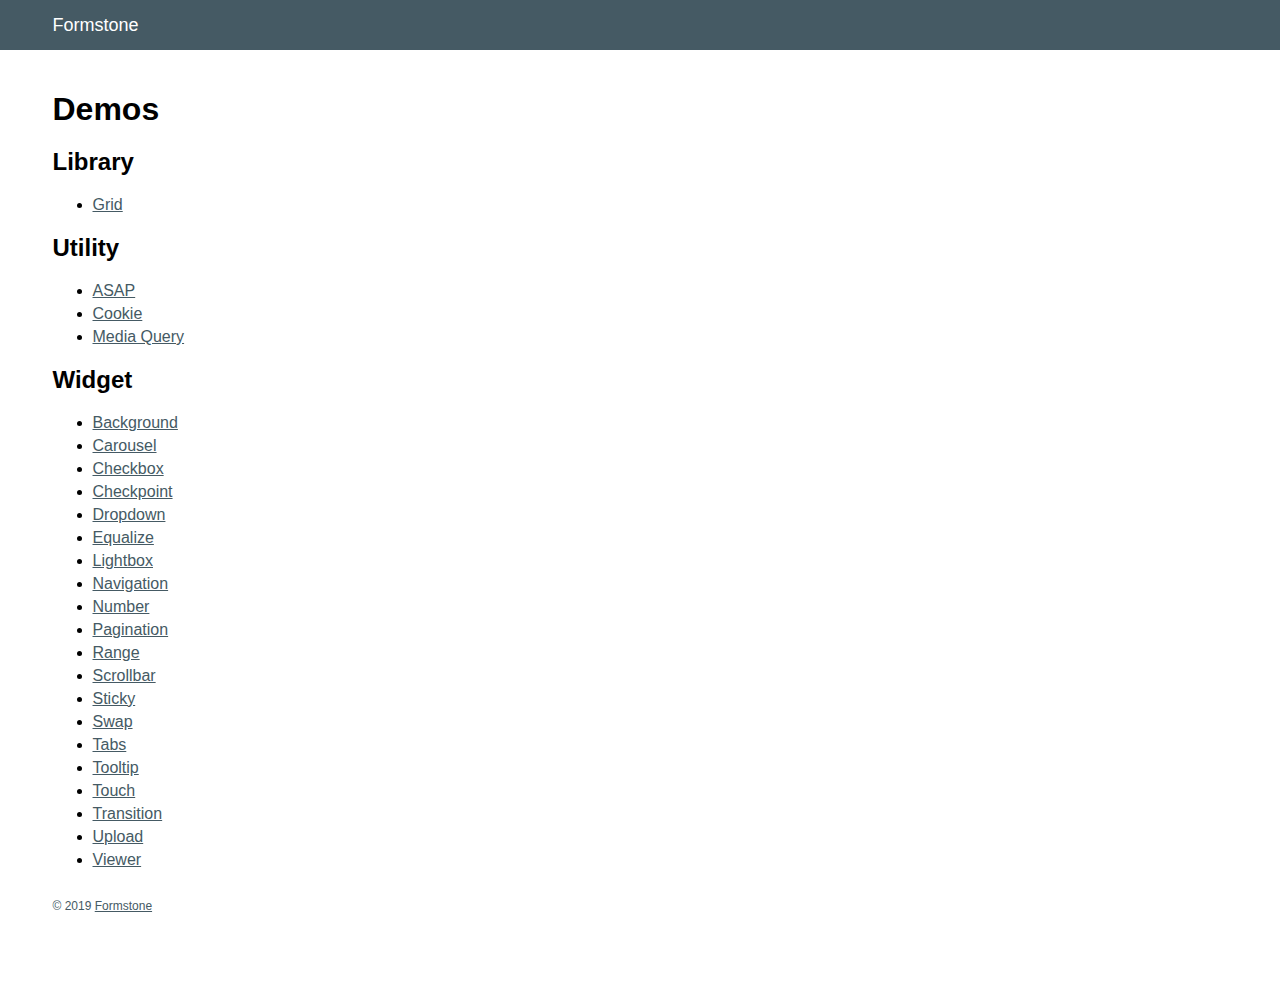
<file: Formstone-master/demo/index.html>
<!DOCTYPE html>
<html lang="en" class="no-js">

<head>
    <meta charset="utf-8">
    <meta name="viewport" content="width=device-width, initial-scale=1">
    <meta name="apple-mobile-web-app-capable" content="yes">
    <meta name="mobile-web-app-capable" content="yes">
    <!-- Page Attributes -->
    <title>Demos &middot; Formstone</title>
    <!-- Modernizer -->
    <script src="js/modernizr.js?v=1.4.16-1"></script>
    <!-- Compiled CSS -->
    <link rel="stylesheet" href="css/site.css?v=1.4.16-1">
    <!-- Compiled JS -->
    <script src="js/site.js?v=1.4.16-1"></script>
    <!-- <script src="https://code.jquery.com/jquery-migrate-3.0.0.js"></script> -->
</head>

<body class="fs-grid demo_page">
    <!-- JSHEADER -->
    <div class="demo_content">
        <header class="header">
            <div class="fs-row">
                <div class="fs-cell"> <a href="https://formstone.it/" class="header_logo icon-logo">Formstone</a> </div>
            </div>
        </header>
        <div class="fs-row">
            <div class="fs-cell">
                <h1 id="demos">Demos</h1>
                <h2 id="library">Library</h2>
                <ul>
                    <li><a href="components/grid.html">Grid</a></li>
                </ul>
                <h2 id="utility">Utility</h2>
                <ul>
                    <li><a href="components/asap.html">ASAP</a></li>
                    <li><a href="components/cookie.html">Cookie</a></li>
                    <li><a href="components/mediaquery.html">Media Query</a></li>
                </ul>
                <h2 id="widget">Widget</h2>
                <ul>
                    <li><a href="components/background.html">Background</a></li>
                    <li><a href="components/carousel.html">Carousel</a></li>
                    <li><a href="components/checkbox.html">Checkbox</a></li>
                    <li><a href="components/checkpoint.html">Checkpoint</a></li>
                    <li><a href="components/dropdown.html">Dropdown</a></li>
                    <li><a href="components/equalize.html">Equalize</a></li>
                    <li><a href="components/lightbox.html">Lightbox</a></li>
                    <li><a href="components/navigation.html">Navigation</a></li>
                    <li><a href="components/number.html">Number</a></li>
                    <li><a href="components/pagination.html">Pagination</a></li>
                    <li><a href="components/range.html">Range</a></li>
                    <li><a href="components/scrollbar.html">Scrollbar</a></li>
                    <li><a href="components/sticky.html">Sticky</a></li>
                    <li><a href="components/swap.html">Swap</a></li>
                    <li><a href="components/tabs.html">Tabs</a></li>
                    <li><a href="components/tooltip.html">Tooltip</a></li>
                    <li><a href="components/touch.html">Touch</a></li>
                    <li><a href="components/transition.html">Transition</a></li>
                    <li><a href="components/upload.html">Upload</a></li>
                    <li><a href="components/viewer.html">Viewer</a></li>
                </ul>
                <div class="footer">
                    <div class="copyright">
                        <div>&copy; 2019 <a href="https://formstone.it/">Formstone</a></div>
                    </div>
                    <div class="footer_links">
                        <!-- JSFOOTER -->
                    </div>
                </div>
            </div>
        </div>
    </div>
</body>

</html>
</file>
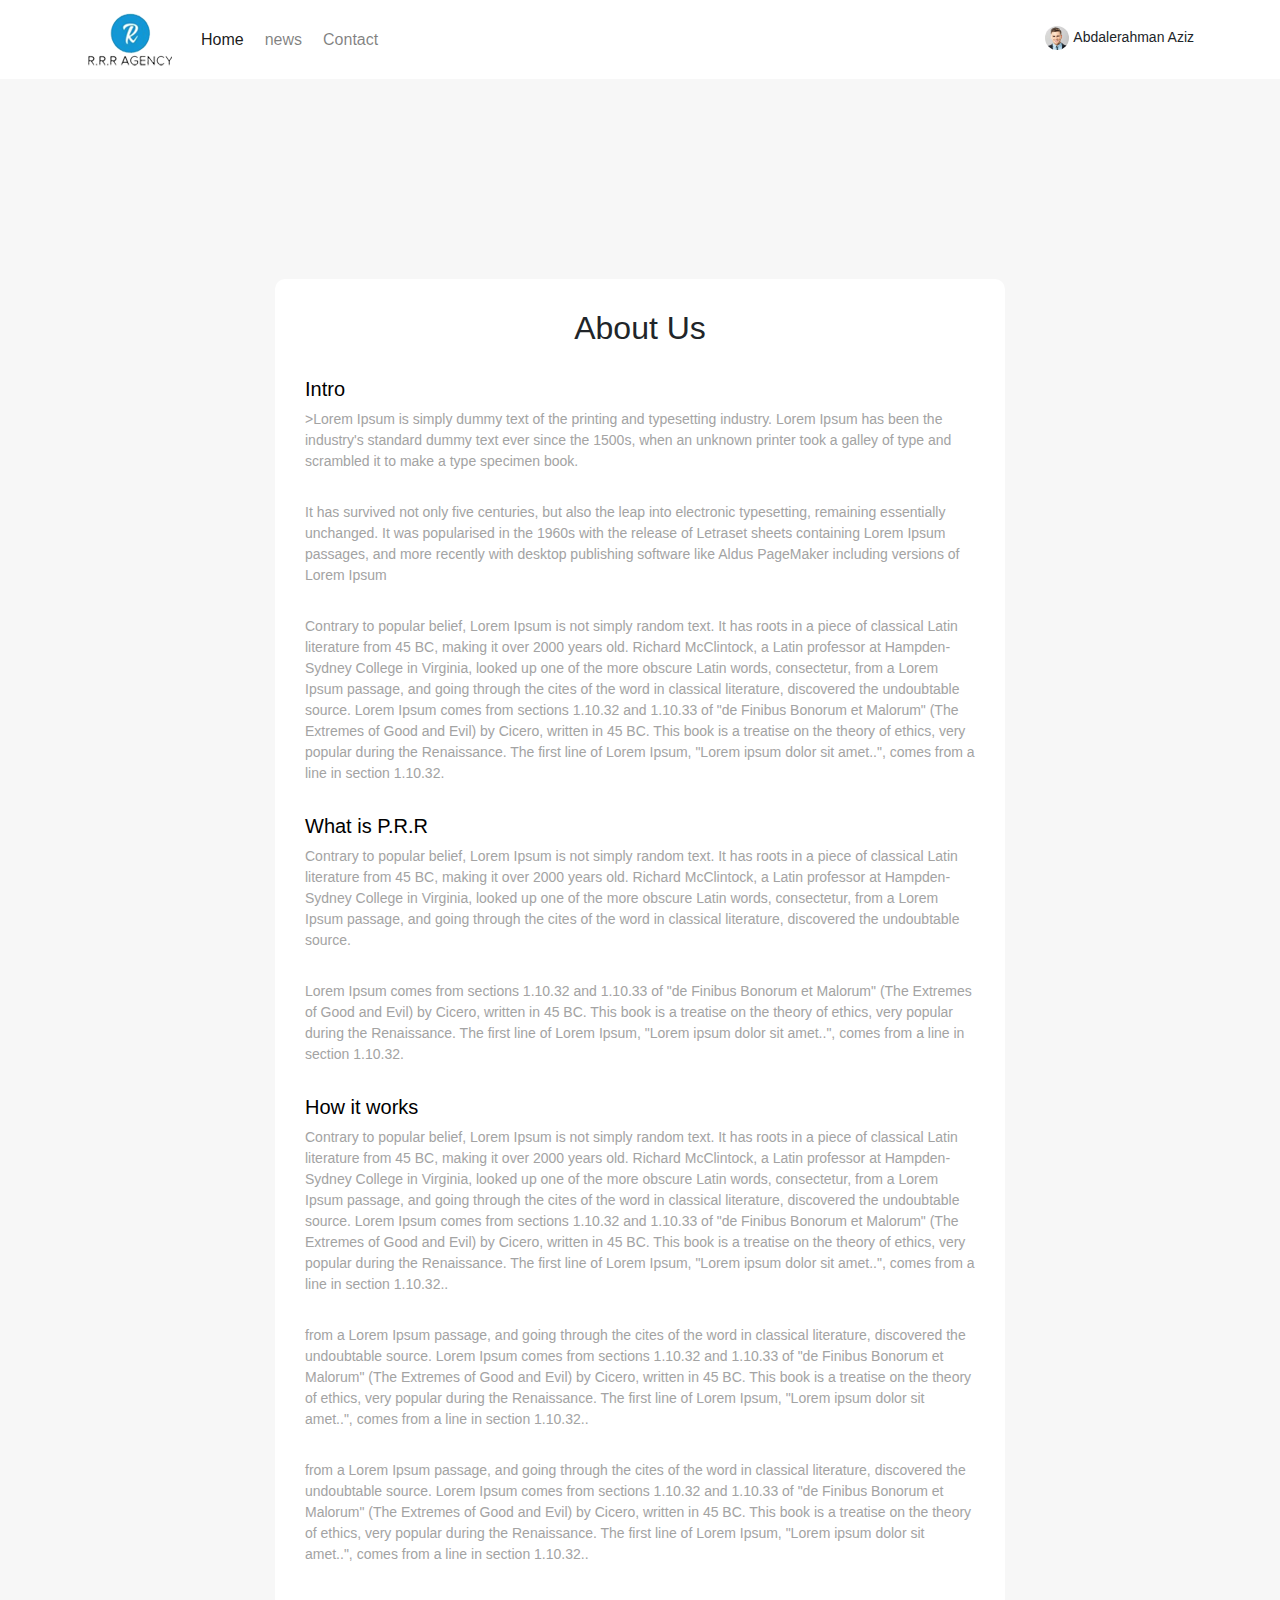
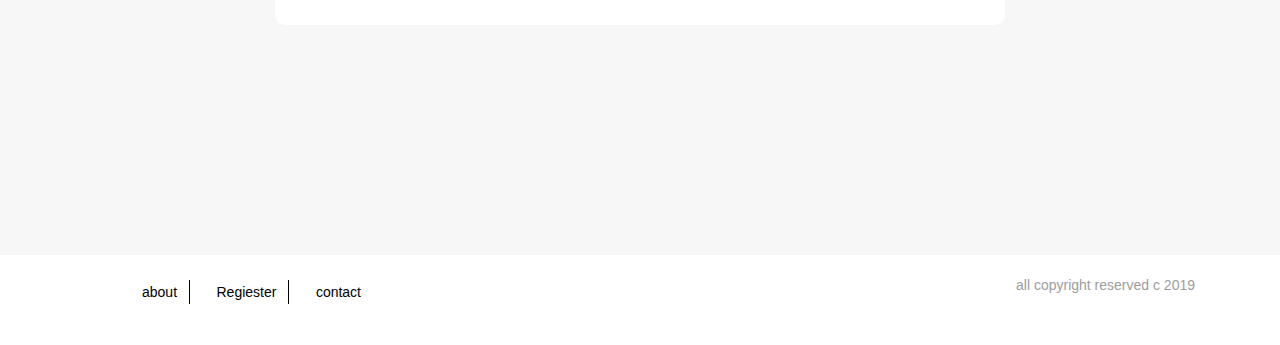
<file: about.html>
<!Doctype html>
<html>

<head>
    <title></title>
    <meta charset="utf-8">
    <link rel=icon href="asset/img/logo.png" type="image/png">

    <meta name="viewport" content="width=device-width, initial-scale=1, shrink-to-fit=no">
    <link rel="stylesheet" href="https://use.fontawesome.com/releases/v5.5.0/css/all.css"
        integrity="sha384-B4dIYHKNBt8Bc12p+WXckhzcICo0wtJAoU8YZTY5qE0Id1GSseTk6S+L3BlXeVIU" crossorigin="anonymous">
    <link href="https://fonts.googleapis.com/css?family=Cairo|Poppins:400,500,700,800,900&display=swap"
        rel="stylesheet">
    <link rel="stylesheet" href="asset/css/bootstrap.min.css" type="text/css">
    <link rel="stylesheet" href="https://cdnjs.cloudflare.com/ajax/libs/animate.css/3.7.0/animate.min.css">

    <link href="https://cdn.lineicons.com/1.0.1/LineIcons.min.css" rel="stylesheet">
    <link rel="stylesheet" href="asset/css/upload.css" type="text/css">

    <link rel="stylesheet" href="asset/css/style.css" type="text/css">


</head>

<body>
    <header>
        <div class="container">
            <div class="row">
                <nav class="navbar navbar-expand-lg navbar-light clearfix">
                    <a class="navbar-brand" href="#"><img src="asset/img/logo.png" alt=""></a>
                    <button class="navbar-toggler" type="button" data-toggle="collapse"
                        data-target="#navbarSupportedContent" aria-controls="navbarSupportedContent"
                        aria-expanded="false" aria-label="Toggle navigation">
                        <span class="navbar-toggler-icon"></span>
                    </button>

                    <div class="collapse navbar-collapse" id="navbarSupportedContent">
                        <ul class="navbar-nav mr-auto float-left">
                            <li class="nav-item active">
                                <a class="nav-link" href="#"><i class="fas fa-home"></i>Home</a>
                            </li>
                            <li class="nav-item">
                                <a class="nav-link" href="#"><i class="fas fa-plus"></i> news</a>
                            </li>

                            <li class="nav-item">
                                <a class="nav-link" href="#"><i class="far fa-question-circle"></i> Contact</a>
                            </li>
                        </ul>
                    </div>
                    <div class="profileNotification float-right text-right">
                        <div class="Notification"><i class="fas fa-bell"></i>
                        </div>
                        <div class="profile">
                            <div class="profileImg"><img src="asset/img/profile.jpg" alt=""></div>
                            <h4>Abdalerahman Aziz</h4>
                            <i class="fas fa-chevron-down"></i>
                        </div>
                    </div>
                </nav>
            </div>
        </div>
    </header>
    <section class="bodyContent">

        <div class="container">
            <div class="row justify-content-center">
                <div class="col-lg-8 col-md- col-12">
                    <div class="addNew about">
                        <h4 class="newTitle text-center">
                            About Us
                        </h4>
                        <h2 class="parTitle"> Intro</h2>
                        <p class="parag">>Lorem Ipsum is simply dummy text of the printing and typesetting industry.
                            Lorem Ipsum has been the industry's standard dummy text ever since the 1500s, when an
                            unknown printer took a galley of type and scrambled it to make a type specimen book. </p>

                        <p class="parag"> It has survived not only five centuries, but also the leap into electronic
                            typesetting,
                            remaining essentially unchanged. It was popularised in the 1960s with the release of
                            Letraset
                            sheets containing Lorem Ipsum passages, and more recently with desktop publishing software
                            like
                            Aldus PageMaker including versions of Lorem Ipsum</p>
                        <p class="parag">
                            Contrary to popular belief, Lorem Ipsum is not simply random text. It has roots in a piece
                            of
                            classical Latin literature from 45 BC, making it over 2000 years old. Richard McClintock, a
                            Latin professor at Hampden-Sydney College in Virginia, looked up one of the more obscure
                            Latin
                            words, consectetur, from a Lorem Ipsum passage, and going through the cites of the word in
                            classical literature, discovered the undoubtable source. Lorem Ipsum comes from sections
                            1.10.32
                            and 1.10.33 of "de Finibus Bonorum et Malorum" (The Extremes of Good and Evil) by Cicero,
                            written in 45 BC. This book is a treatise on the theory of ethics, very popular during the
                            Renaissance. The first line of Lorem Ipsum, "Lorem ipsum dolor sit amet..", comes from a
                            line in
                            section 1.10.32.
                        </p>
                        <h2 class="parTitle"> What is P.R.R</h2>
                        <p class="parag">
                            Contrary to popular belief, Lorem Ipsum is not simply random text. It has roots in a piece
                            of
                            classical Latin literature from 45 BC, making it over 2000 years old. Richard McClintock, a
                            Latin professor at Hampden-Sydney College in Virginia, looked up one of the more obscure
                            Latin
                            words, consectetur, from a Lorem Ipsum passage, and going through the cites of the word in
                            classical literature, discovered the undoubtable source.
                        </p>

                        <p class="parag">
                            Lorem Ipsum comes from sections 1.10.32 and 1.10.33 of "de Finibus Bonorum et Malorum" (The
                            Extremes of Good and Evil) by Cicero, written in 45 BC. This book is a treatise on the
                            theory of
                            ethics, very popular during the Renaissance. The first line of Lorem Ipsum, "Lorem ipsum
                            dolor
                            sit amet..", comes from a line in section 1.10.32.
                        </p>
                        <h2 class="parTitle"> How it works</h2>
                        <p class="parag">
                            Contrary to popular belief, Lorem Ipsum is not simply random text. It has roots in a piece of
                            classical Latin literature from 45 BC, making it over 2000 years old. Richard McClintock, a
                            Latin professor at Hampden-Sydney College in Virginia, looked up one of the more obscure Latin
                            words, consectetur, from a Lorem Ipsum passage, and going through the cites of the word in
                            classical literature, discovered the undoubtable source. Lorem Ipsum comes from sections 1.10.32
                            and 1.10.33 of "de Finibus Bonorum et Malorum" (The Extremes of Good and Evil) by Cicero,
                            written in 45 BC. This book is a treatise on the theory of ethics, very popular during the
                            Renaissance. The first line of Lorem Ipsum, "Lorem ipsum dolor sit amet..", comes from a line in
                            section 1.10.32..
                        </p>

                        <p class="parag">
                            from a Lorem Ipsum passage, and going through the cites of the word in classical literature,
                            discovered the undoubtable source. Lorem Ipsum comes from sections 1.10.32 and 1.10.33 of "de
                            Finibus Bonorum et Malorum" (The Extremes of Good and Evil) by Cicero, written in 45 BC. This
                            book is a treatise on the theory of ethics, very popular during the Renaissance. The first line
                            of Lorem Ipsum, "Lorem ipsum dolor sit amet..", comes from a line in section 1.10.32..
                        </p>
                        <p class="parag">
                            from a Lorem Ipsum passage, and going through the cites of the word in classical literature,
                            discovered the undoubtable source. Lorem Ipsum comes from sections 1.10.32 and 1.10.33 of "de
                            Finibus Bonorum et Malorum" (The Extremes of Good and Evil) by Cicero, written in 45 BC. This
                            book is a treatise on the theory of ethics, very popular during the Renaissance. The first line
                            of Lorem Ipsum, "Lorem ipsum dolor sit amet..", comes from a line in section 1.10.32..
                        </p>

                    </div>

                </div>
            </div>
        </div>
    </section>
    <footer>
        <div class="container">
            <div class="row">
                <div class="col-md-6">
                    <ul class="footerList">
                        <li>
                            <a href="">about</a></li>
                        <li><a href="">Regiester</a></li>
                        <li><a href="">contact</a></li>
                    </ul>
                </div>
                <div class="col-md-6 text-right copyRight">

                    all copyright reserved c 2019
                </div>
            </div>
        </div>
    </footer>



    <script src="asset/js/jquery.min.js"></script>
    <script src="asset/js/popper.min.js"></script>
    <script src="asset/js/bootstrap.min.js"></script>

    <script src="asset/js/core.js"></script>
    <script src="asset/js/upload.js"></script>

    <script src="asset/js/main.js"></script>

</body>

</html>
</file>
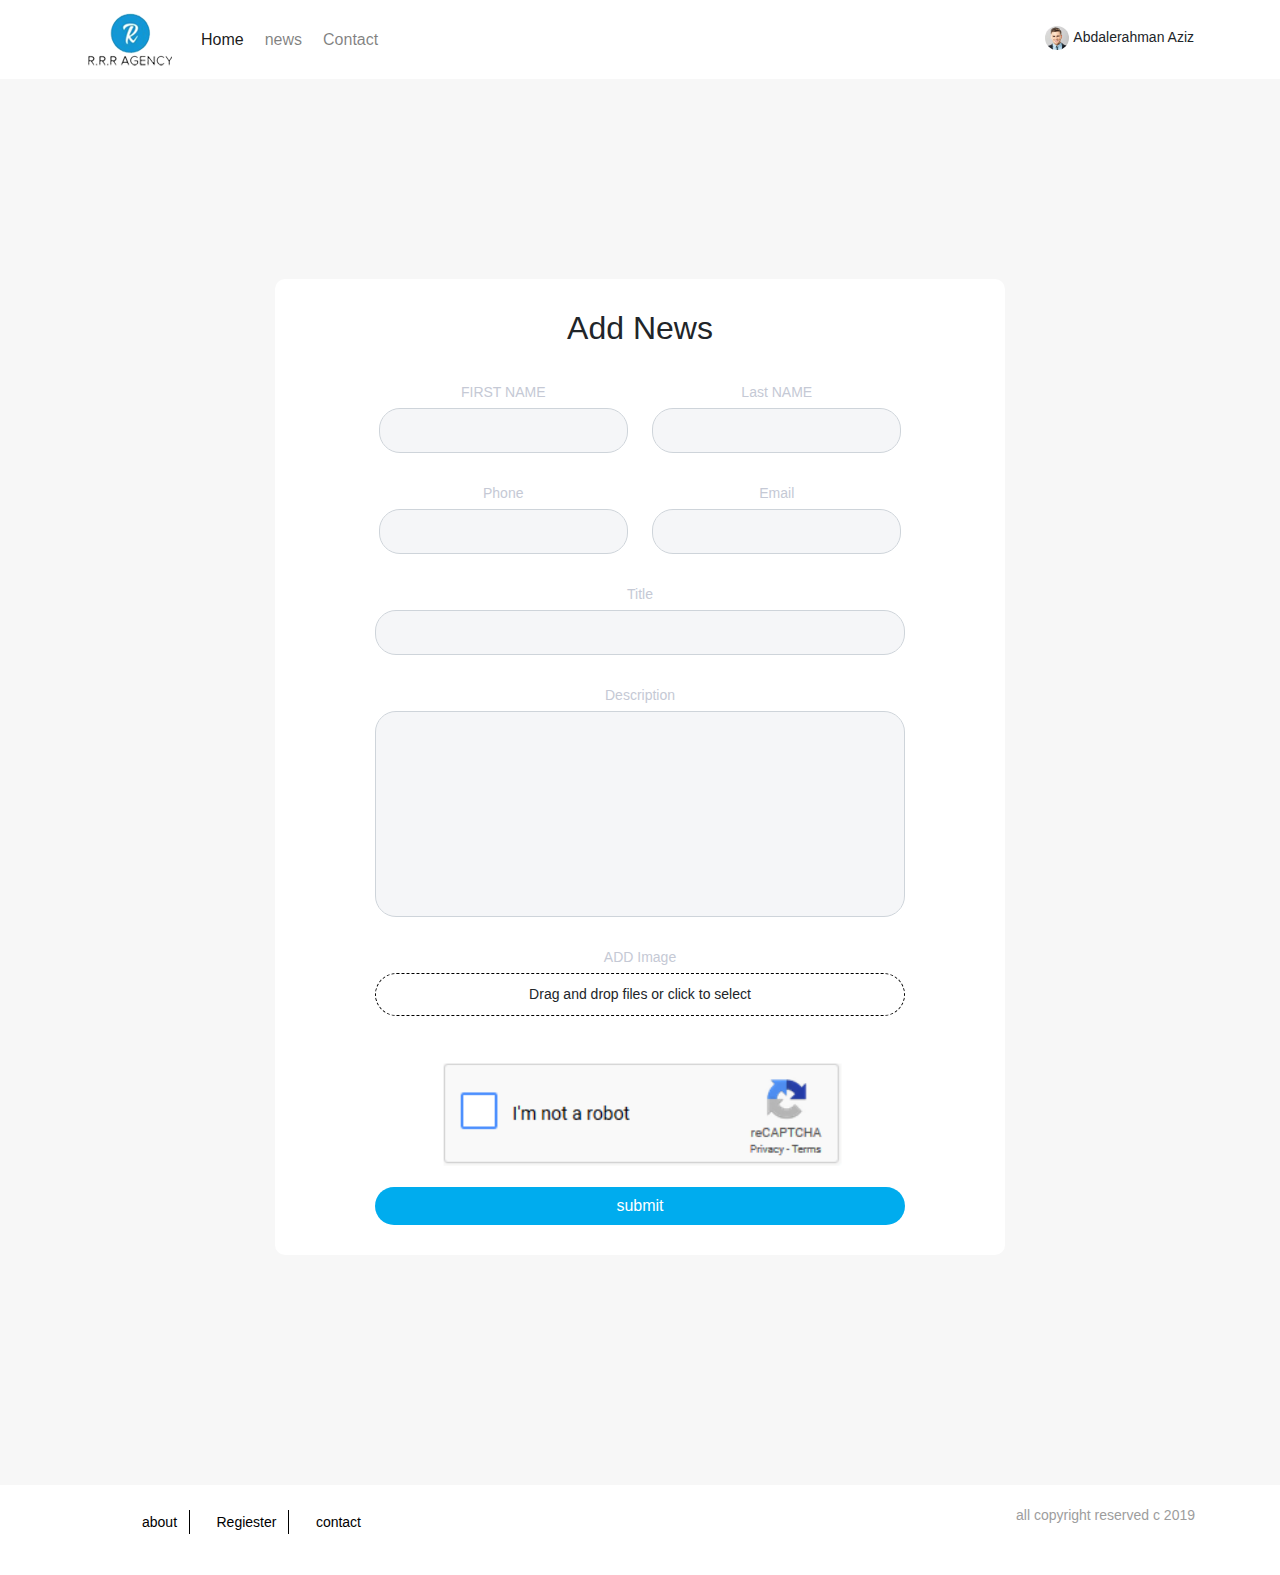
<file: addNew.html>
<!Doctype html>
<html>

<head>
        <title></title>
        <meta charset="utf-8">
        <link rel=icon href="asset/img/logo.png" type="image/png">

        <meta name="viewport" content="width=device-width, initial-scale=1, shrink-to-fit=no">
        <link rel="stylesheet" href="https://use.fontawesome.com/releases/v5.5.0/css/all.css"
                integrity="sha384-B4dIYHKNBt8Bc12p+WXckhzcICo0wtJAoU8YZTY5qE0Id1GSseTk6S+L3BlXeVIU"
                crossorigin="anonymous">
        <link href="https://fonts.googleapis.com/css?family=Cairo|Poppins:400,500,700,800,900&display=swap"
                rel="stylesheet">
        <link rel="stylesheet" href="asset/css/bootstrap.min.css" type="text/css">
        <link rel="stylesheet" href="https://cdnjs.cloudflare.com/ajax/libs/animate.css/3.7.0/animate.min.css">

        <link href="https://cdn.lineicons.com/1.0.1/LineIcons.min.css" rel="stylesheet">
        <link rel="stylesheet" href="asset/css/upload.css" type="text/css">

        <link rel="stylesheet" href="asset/css/style.css" type="text/css">


</head>

<body>
        <header >
        <div class="container">
                <div class="row">
                        <nav class="navbar navbar-expand-lg navbar-light clearfix">
                          <a class="navbar-brand" href="#"><img src="asset/img/logo.png" alt=""></a>
                                <button class="navbar-toggler" type="button" data-toggle="collapse" data-target="#navbarSupportedContent" aria-controls="navbarSupportedContent" aria-expanded="false" aria-label="Toggle navigation">
                                  <span class="navbar-toggler-icon"></span>
                                </button>
                              
                                <div class="collapse navbar-collapse" id="navbarSupportedContent">
                                  <ul class="navbar-nav mr-auto float-left">
                                    <li class="nav-item active">
                                      <a class="nav-link" href="#"><i class="fas fa-home"></i>Home</a>
                                    </li>
                                    <li class="nav-item">
                                      <a class="nav-link" href="#"><i class="fas fa-plus"></i> news</a>
                                    </li>
                                 
                                    <li class="nav-item">
                                      <a class="nav-link" href="#"><i class="far fa-question-circle"></i> Contact</a>
                                    </li>
                                  </ul>
                                </div>
                                  <div class="profileNotification float-right text-right">
                                 <div class="Notification"><i class="fas fa-bell"></i>
                                  </div>
                                  <div class="profile">
                                          <div class="profileImg"><img src="asset/img/profile.jpg" alt=""></div>
                                          <h4>Abdalerahman Aziz</h4>
                                          <i class="fas fa-chevron-down"></i>
                                  </div>
                                </div>
                              </nav>
                </div>
        </div>        
        </header>
        <section class="bodyContent">
        
            <div class="container">
                <div class="row justify-content-center">
                    <div class="col-lg-8 col-md- col-12">
                        <div class="addNew text-center">
                            <h4 class="newTitle text-center">
                                Add News
                            </h4>
                            <form>
                                <div class="form-group margin-Right">
                                    <label>FIRST NAME</label>
                                    <input type="text" placeholder="" class="form-control">
                                </div>
                                <div class="form-group">
                                    <label>last NAME</label>
                                    <input type="text" placeholder="" class="form-control">
                                </div>
                                <div class="form-group margin-Right">
                                    <label>Phone</label>
                                    <input type="text" placeholder="" class="form-control">
                                </div>
                                <div class="form-group">
                                    <label>email</label>
                                    <input type="email" placeholder="" class="form-control">
                                </div>
                                <div class="form-group full">
                                    <label>title</label>
                                    <input type="text" placeholder="" class="form-control">
                                </div>
                                <div class="form-group full">
                                    <label>Description</label>
                                    <textarea class="form-control" rows="8"></textarea>
                                </div>
                                <div class="form-group full">
                                    <label>ADD Image</label>
                                    <div class="upload"></div>
                                </div>
                                <div class="captcha"><img src="asset/img/captcha.PNG" alt=""></div>
                                <a class="submitBtn btn" type="submit"> submit </a>
                            </form>

                        </div>

                    </div>
                </div>
            </div>
        </section>
        <footer>
         <div class="container">
             <div class="row">
                 <div class="col-md-6">
                    <ul class="footerList">
                        <li>
                        <a href="">about</a></li>
                        <li><a href="">Regiester</a></li>
                        <li><a href="">contact</a></li>
                    </ul>
                 </div>
                 <div class="col-md-6 text-right copyRight">
                
                   all copyright reserved c 2019
                 </div>
             </div>
         </div>
        </footer>



        <script src="asset/js/jquery.min.js"></script>
        <script src="asset/js/popper.min.js"></script>
        <script src="asset/js/bootstrap.min.js"></script>

        <script src="asset/js/core.js"></script>
        <script src="asset/js/upload.js"></script>

        <script src="asset/js/main.js"></script>

</body>

</html>
</file>
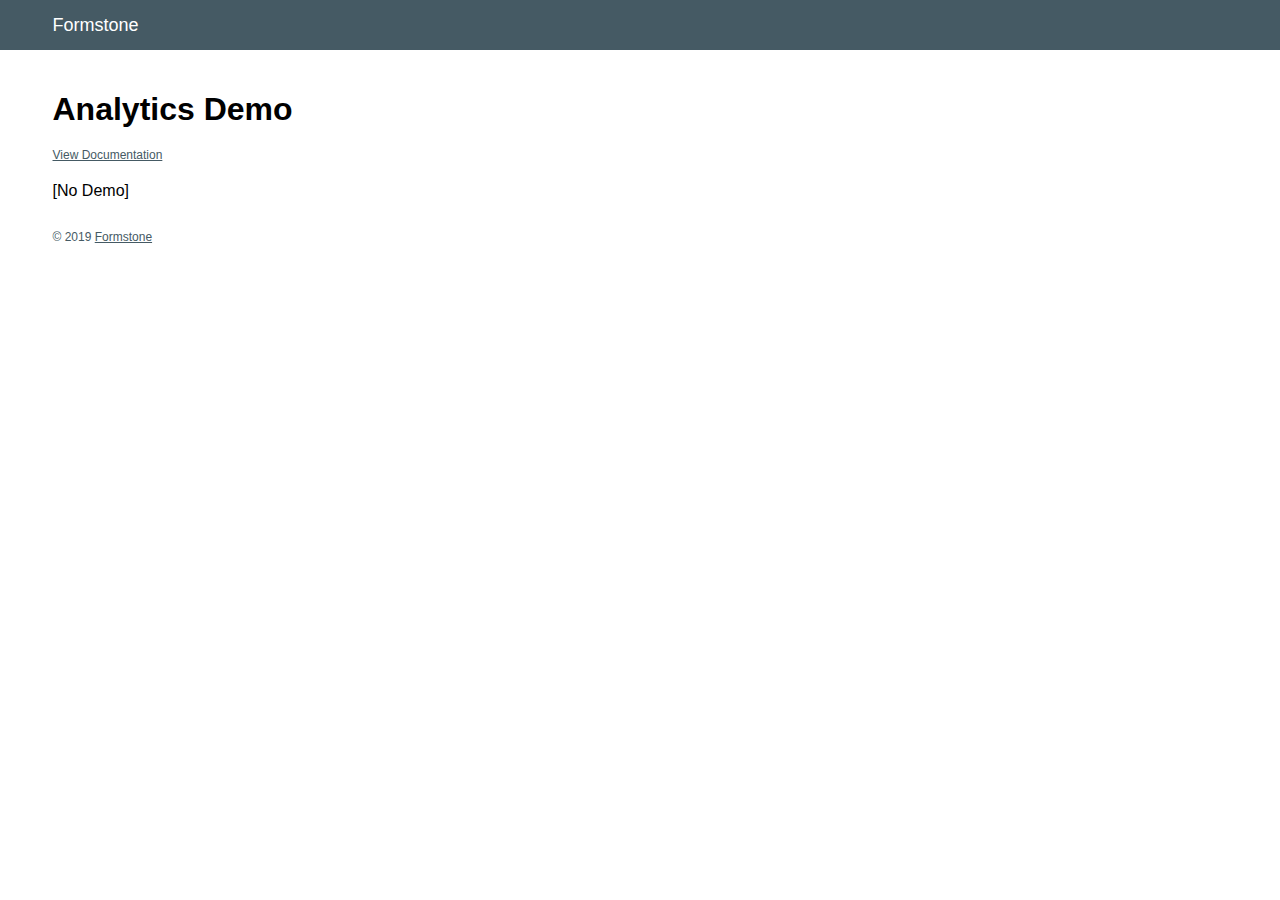
<file: Formstone-master/demo/components/analytics.html>
<!DOCTYPE html>
<html lang="en" class="no-js">

<head>
    <meta charset="utf-8">
    <meta name="viewport" content="width=device-width, initial-scale=1">
    <meta name="apple-mobile-web-app-capable" content="yes">
    <meta name="mobile-web-app-capable" content="yes">
    <!-- Page Attributes -->
    <title>Analytics &middot; Formstone</title>
    <!-- Modernizer -->
    <script src="../js/modernizr.js?v=1.4.16-1"></script>
    <!-- Compiled CSS -->
    <link rel="stylesheet" href="../css/site.css?v=1.4.16-1">
    <!-- Compiled JS -->
    <script src="../js/site.js?v=1.4.16-1"></script>
    <!-- <script src="https://code.jquery.com/jquery-migrate-3.0.0.js"></script> -->
</head>

<body class="fs-grid demo_page">
    <!-- JSHEADER -->
    <div class="demo_content">
        <header class="header">
            <div class="fs-row">
                <div class="fs-cell"> <a href="https://formstone.it/" class="header_logo icon-logo">Formstone</a> </div>
            </div>
        </header>
        <div class="fs-row">
            <div class="fs-cell">
                <h1 id="analytics-demo">Analytics Demo</h1>
                <p class="back_link"><a href="https://formstone.it/components/analytics">View Documentation</a></p>
                <!-- START: DEMO -->[No Demo]

                <!--
<style>
  body { position: relative; }

  .mark { border-bottom: 5px solid red; color: black; position: absolute; right: 0; text-align: right; width: 100px; }
  .mark:before { background: red; bottom: 0; content: ''; display: block; height: 50px; opacity: 0.5; position: absolute; width: 100%; }
  .mark_20  { bottom: 20%; }
  .mark_40  { bottom: 40%; }
  .mark_60  { bottom: 60%; }
  .mark_80  { bottom: 80%; }
  .mark_100 { bottom: 100%; }

  .padded { height: 2000px; }
</style>

<div class="mark mark_20"></div>
<div class="mark mark_40"></div>
<div class="mark mark_60"></div>
<div class="mark mark_80"></div>
<div class="mark mark_100"></div>

<div class="padded"></div>
-->
                <!-- END: DEMO -->
                <div class="footer">
                    <div class="copyright">
                        <div>&copy; 2019 <a href="https://formstone.it/">Formstone</a></div>
                    </div>
                    <div class="footer_links">
                        <!-- JSFOOTER -->
                    </div>
                </div>
            </div>
        </div>
    </div>
</body>

</html>
</file>
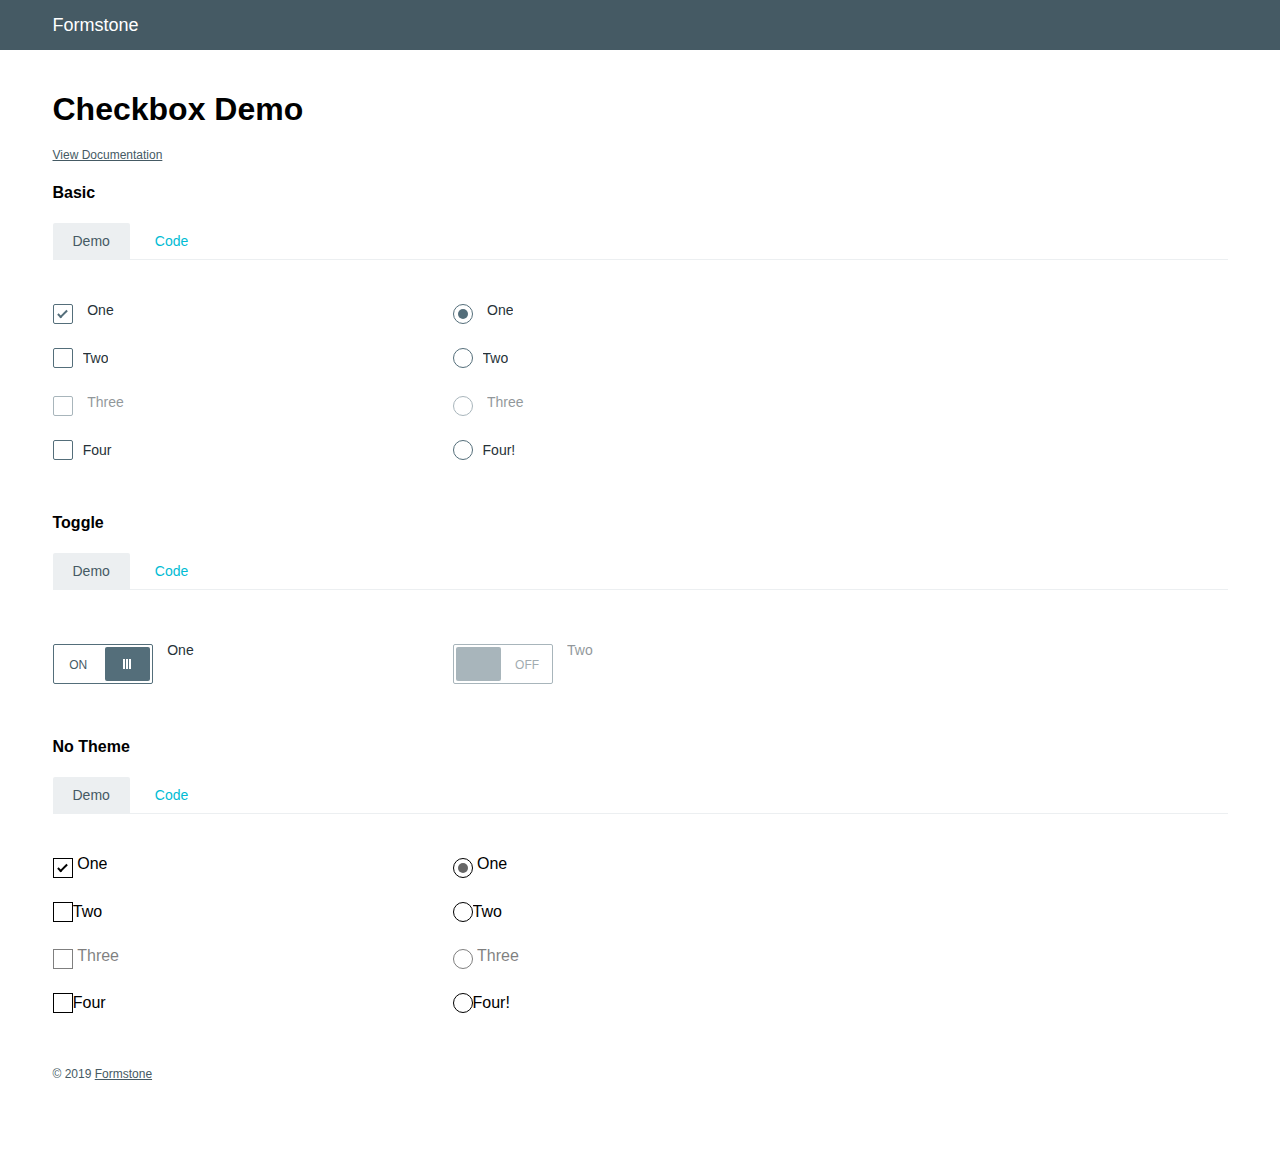
<file: Formstone-master/demo/components/checkbox.html>
<!DOCTYPE html>
<html lang="en" class="no-js">

<head>
    <meta charset="utf-8">
    <meta name="viewport" content="width=device-width, initial-scale=1">
    <meta name="apple-mobile-web-app-capable" content="yes">
    <meta name="mobile-web-app-capable" content="yes">
    <!-- Page Attributes -->
    <title>Checkbox &middot; Formstone</title>
    <!-- Modernizer -->
    <script src="../js/modernizr.js?v=1.4.16-1"></script>
    <!-- Compiled CSS -->
    <link rel="stylesheet" href="../css/site.css?v=1.4.16-1">
    <!-- Compiled JS -->
    <script src="../js/site.js?v=1.4.16-1"></script>
    <!-- <script src="https://code.jquery.com/jquery-migrate-3.0.0.js"></script> -->
</head>

<body class="fs-grid demo_page">
    <!-- JSHEADER -->
    <div class="demo_content">
        <header class="header">
            <div class="fs-row">
                <div class="fs-cell"> <a href="https://formstone.it/" class="header_logo icon-logo">Formstone</a> </div>
            </div>
        </header>
        <div class="fs-row">
            <div class="fs-cell">
                <h1 id="checkbox-demo">Checkbox Demo</h1>
                <p class="back_link"><a href="https://formstone.it/components/checkbox">View Documentation</a></p>
                <!-- START: DEMO -->
                <h4>Basic</h4>

                <!-- START: FIRSTDEMO -->

                <div class="demo_container">
                    <div class="demo_example">
                        <div class="fs-row">
                            <div class="fs-cell fs-sm-half fs-md-half fs-lg-third">
                                <form action="#" method="GET" class="form demo_form">
                                    <fieldset class="form_fieldset">
                                        <input type="checkbox" value="1" id="checkbox-1" name="checkbox-1" checked>
                                        <label for="checkbox-1">One</label>
                                    </fieldset>
                                    <fieldset class="form_fieldset">
                                        <label for="checkbox-2">
              <input type="checkbox" value="2" id="checkbox-2" name="checkbox-2"> Two
            </label>
                                    </fieldset>
                                    <fieldset class="form_fieldset">
                                        <input type="checkbox" value="3" id="checkbox-3" name="checkbox-3" disabled>
                                        <label for="checkbox-3">Three</label>
                                    </fieldset>
                                    <fieldset class="form_fieldset">
                                        <label>
              <span>
                <input type="checkbox" value="4" id="checkbox-4" name="checkbox-4"> Four
              </span>
            </label>
                                    </fieldset>
                                </form>
                            </div>
                            <div class="fs-cell fs-sm-half fs-md-half fs-lg-third">
                                <form action="#" method="GET" class="form demo_form">
                                    <fieldset class="form_fieldset">
                                        <input type="radio" value="1" id="radio-1" name="radio-group" checked>
                                        <label for="radio-1">One</label>
                                    </fieldset>
                                    <fieldset class="form_fieldset">
                                        <label for="radio-2">
              <input type="radio" value="2" id="radio-2" name="radio-group"> Two
            </label>
                                    </fieldset>
                                    <fieldset class="form_fieldset">
                                        <input type="radio" value="3" id="radio-3" name="radio-group" disabled>
                                        <label for="radio-3">Three</label>
                                    </fieldset>
                                    <fieldset class="form_fieldset">
                                        <label>
              <span>
                <input type="radio" value="4" id="radio-4" name="radio-group"> Four!
              </span>
            </label>
                                    </fieldset>
                                </form>
                            </div>
                        </div>
                    </div>
                    <div class="demo_code">
                        <pre><code class="language-html">&lt;input type=&quot;checkbox&quot; value=&quot;1&quot; id=&quot;checkbox&quot; name=&quot;checkbox&quot;&gt;
&lt;label for=&quot;checkbox&quot;&gt;Checkbox&lt;/label&gt;

&lt;input type=&quot;radio&quot; value=&quot;1&quot; id=&quot;radio&quot; name=&quot;radio&quot;&gt;
&lt;label for=&quot;radio&quot;&gt;Radio&lt;/label&gt;</code></pre>
                        <pre><code class="language-javascript">$("input[type='checkbox'], input[type='radio']").checkbox();</code></pre>
                    </div>
                </div>

                <!-- END: FIRSTDEMO -->

                <h4>Toggle</h4>
                <div class="demo_container">
                    <div class="demo_example">
                        <div class="fs-row">
                            <div class="fs-cell fs-sm-half fs-md-half fs-lg-third">
                                <form action="#" method="GET" class="form demo_form">
                                    <fieldset class="form_fieldset">
                                        <input type="checkbox" value="One" id="toggle-1" name="toggle-1" checked data-checkbox-options='{"toggle":true}'>
                                        <label for="toggle-1">One</label>
                                    </fieldset>
                                </form>
                            </div>
                            <div class="fs-cell fs-sm-half fs-md-half fs-lg-third">
                                <form action="#" method="GET" class="form demo_form">
                                    <fieldset class="form_fieldset">
                                        <input type="checkbox" value="Two" id="toggle-2" name="toggle-2" disabled data-checkbox-options='{"toggle":true}'>
                                        <label for="toggle-2">Two</label>
                                    </fieldset>
                                </form>
                            </div>
                        </div>
                    </div>
                    <div class="demo_code">
                        <pre><code class="language-html">&lt;input type=&quot;checkbox&quot; value=&quot;1&quot; id=&quot;checkbox&quot; name=&quot;checkbox&quot;&gt;
&lt;label for=&quot;checkbox&quot;&gt;Checkbox&lt;/label&gt;</code></pre>
                        <pre><code class="language-javascript">$("input[type='checkbox']").checkbox({
  toggle: true
});</code></pre>
                    </div>
                </div>

                <h4>No Theme</h4>
                <div class="demo_container">
                    <div class="demo_example">
                        <div class="fs-row">
                            <div class="fs-cell fs-sm-half fs-md-half fs-lg-third">
                                <form action="#" method="GET" class="form demo_form">
                                    <fieldset class="form_fieldset">
                                        <input type="checkbox" value="1" id="checkbox-plain-1" name="checkbox-plain-1" checked data-checkbox-options='{"theme":""}'>
                                        <label for="checkbox-plain-1">One</label>
                                    </fieldset>
                                    <fieldset class="form_fieldset">
                                        <label for="checkbox-plain-2">
              <input type="checkbox" value="2" id="checkbox-plain-2" name="checkbox-plain-2" data-checkbox-options='{"theme":""}'> Two
            </label>
                                    </fieldset>
                                    <fieldset class="form_fieldset">
                                        <input type="checkbox" value="3" id="checkbox-plain-3" name="checkbox-plain-3" disabled data-checkbox-options='{"theme":""}'>
                                        <label for="checkbox-plain-3">Three</label>
                                    </fieldset>
                                    <fieldset class="form_fieldset">
                                        <label>
              <span>
                <input type="checkbox" value="4" id="checkbox-plain-4" name="checkbox-plain-4" data-checkbox-options='{"theme":""}'> Four
              </span>
            </label>
                                    </fieldset>
                                </form>
                            </div>
                            <div class="fs-cell fs-sm-half fs-md-half fs-lg-third">
                                <form action="#" method="GET" class="form demo_form">
                                    <fieldset class="form_fieldset">
                                        <input type="radio" value="1" id="radio-plain-1" name="radio-plain-group" checked data-checkbox-options='{"theme":""}'>
                                        <label for="radio-plain-1">One</label>
                                    </fieldset>
                                    <fieldset class="form_fieldset">
                                        <label for="radio-plain-2">
              <input type="radio" value="2" id="radio-plain-2" name="radio-plain-group" data-checkbox-options='{"theme":""}'> Two
            </label>
                                    </fieldset>
                                    <fieldset class="form_fieldset">
                                        <input type="radio" value="3" id="radio-plain-3" name="radio-plain-group" disabled data-checkbox-options='{"theme":""}'>
                                        <label for="radio-plain-3">Three</label>
                                    </fieldset>
                                    <fieldset class="form_fieldset">
                                        <label>
              <span>
                <input type="radio" value="4" id="radio-plain-4" name="radio-plain-group" data-checkbox-options='{"theme":""}'> Four!
              </span>
            </label>
                                    </fieldset>
                                </form>
                            </div>
                        </div>
                    </div>
                    <div class="demo_code">
                        <pre><code class="language-html">&lt;input type=&quot;checkbox&quot; value=&quot;1&quot; id=&quot;checkbox&quot; name=&quot;checkbox&quot;&gt;
&lt;label for=&quot;checkbox&quot;&gt;Checkbox&lt;/label&gt;

&lt;input type=&quot;radio&quot; value=&quot;1&quot; id=&quot;radio&quot; name=&quot;radio&quot;&gt;
&lt;label for=&quot;radio&quot;&gt;Radio&lt;/label&gt;</code></pre>
                        <pre><code class="language-javascript">$("input[type='checkbox'], input[type='radio']").checkbox({
  theme: ""
});</code></pre>
                    </div>
                </div>
                <!-- END: DEMO -->
                <div class="footer">
                    <div class="copyright">
                        <div>&copy; 2019 <a href="https://formstone.it/">Formstone</a></div>
                    </div>
                    <div class="footer_links">
                        <!-- JSFOOTER -->
                    </div>
                </div>
            </div>
        </div>
    </div>
</body>

</html>
</file>
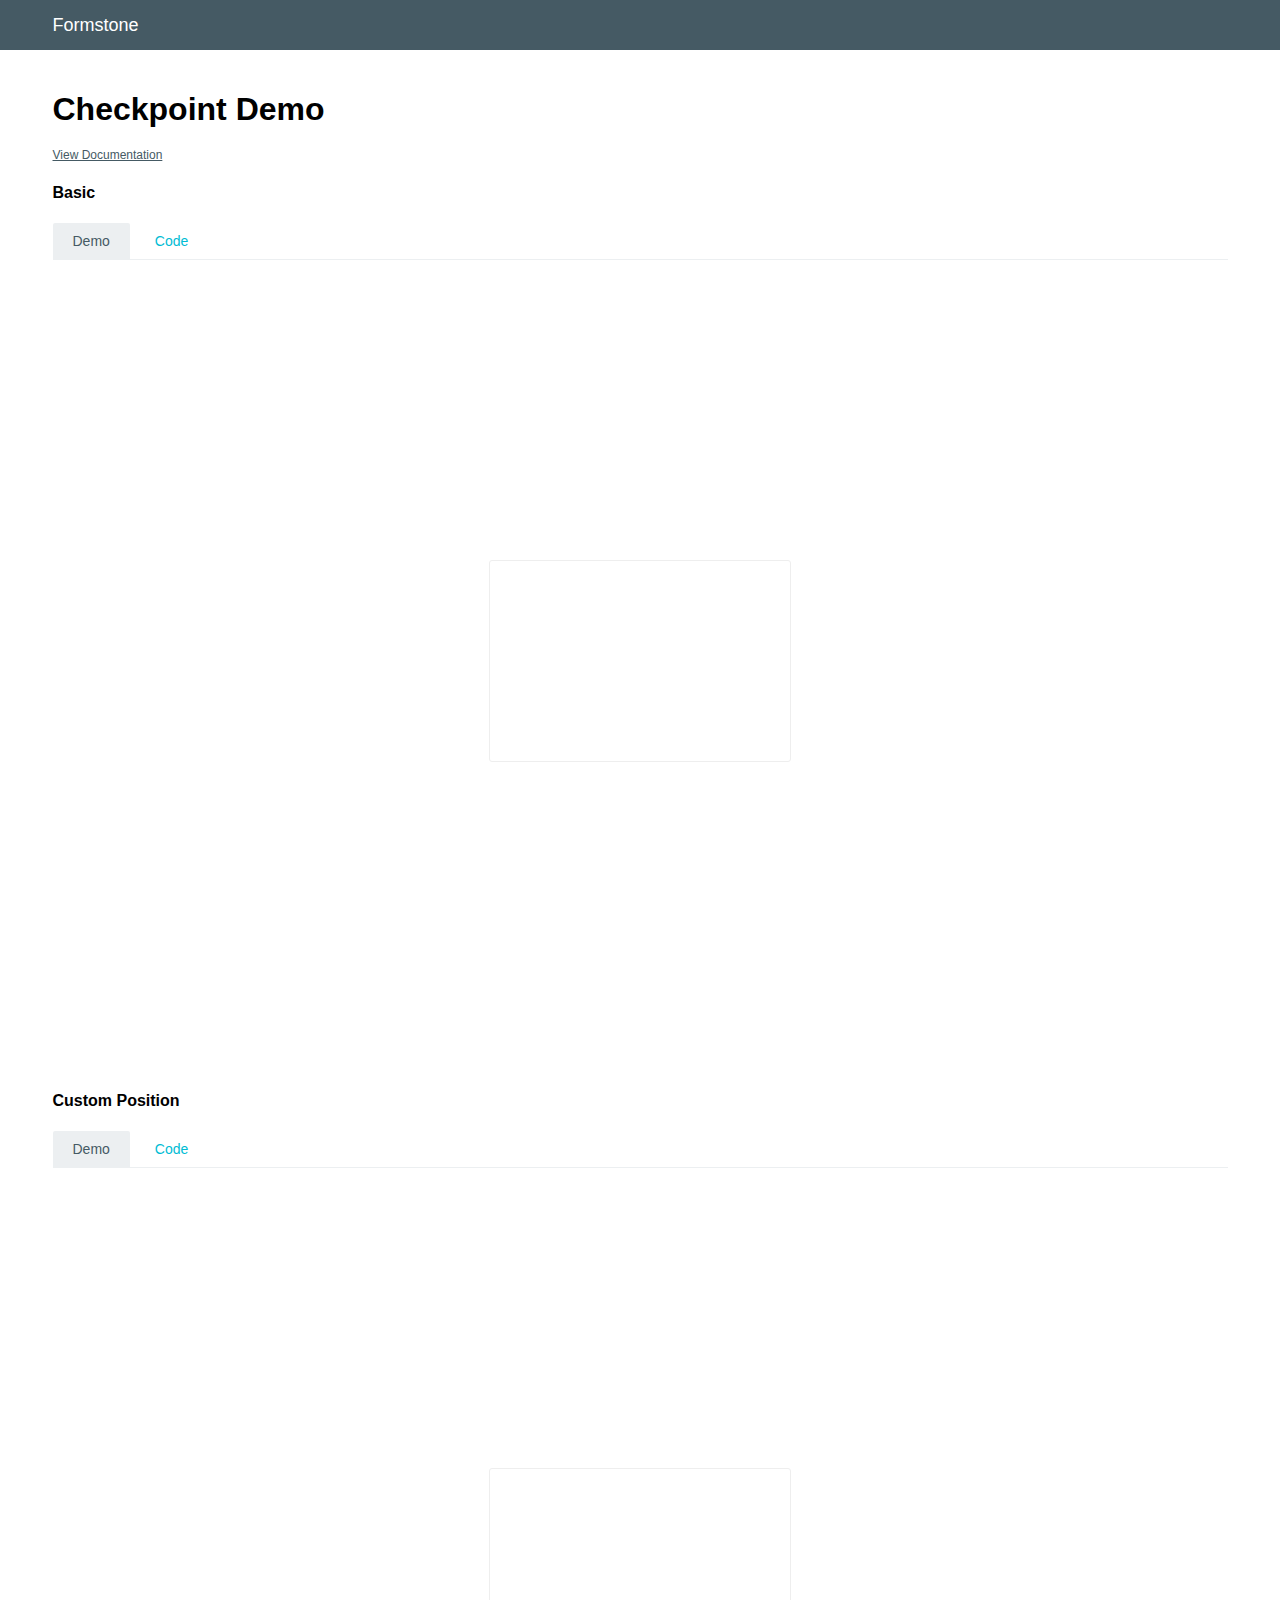
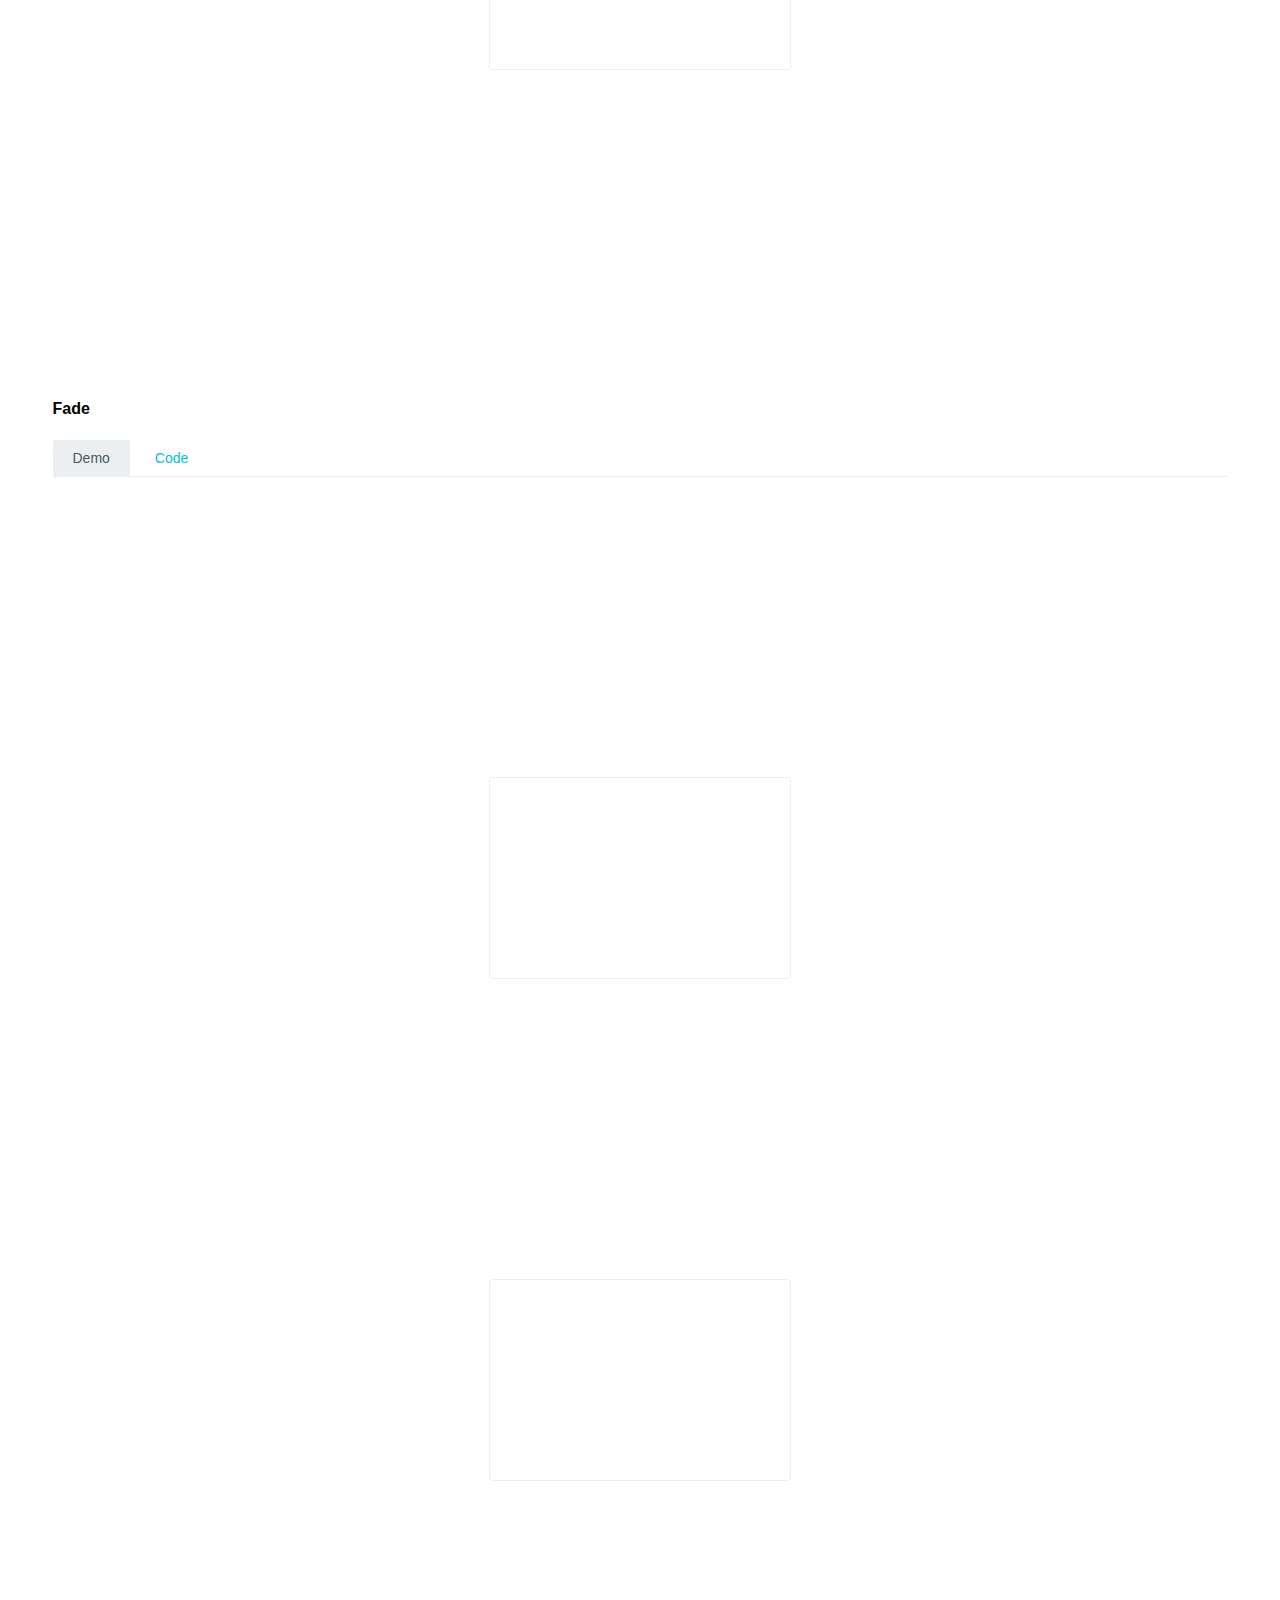
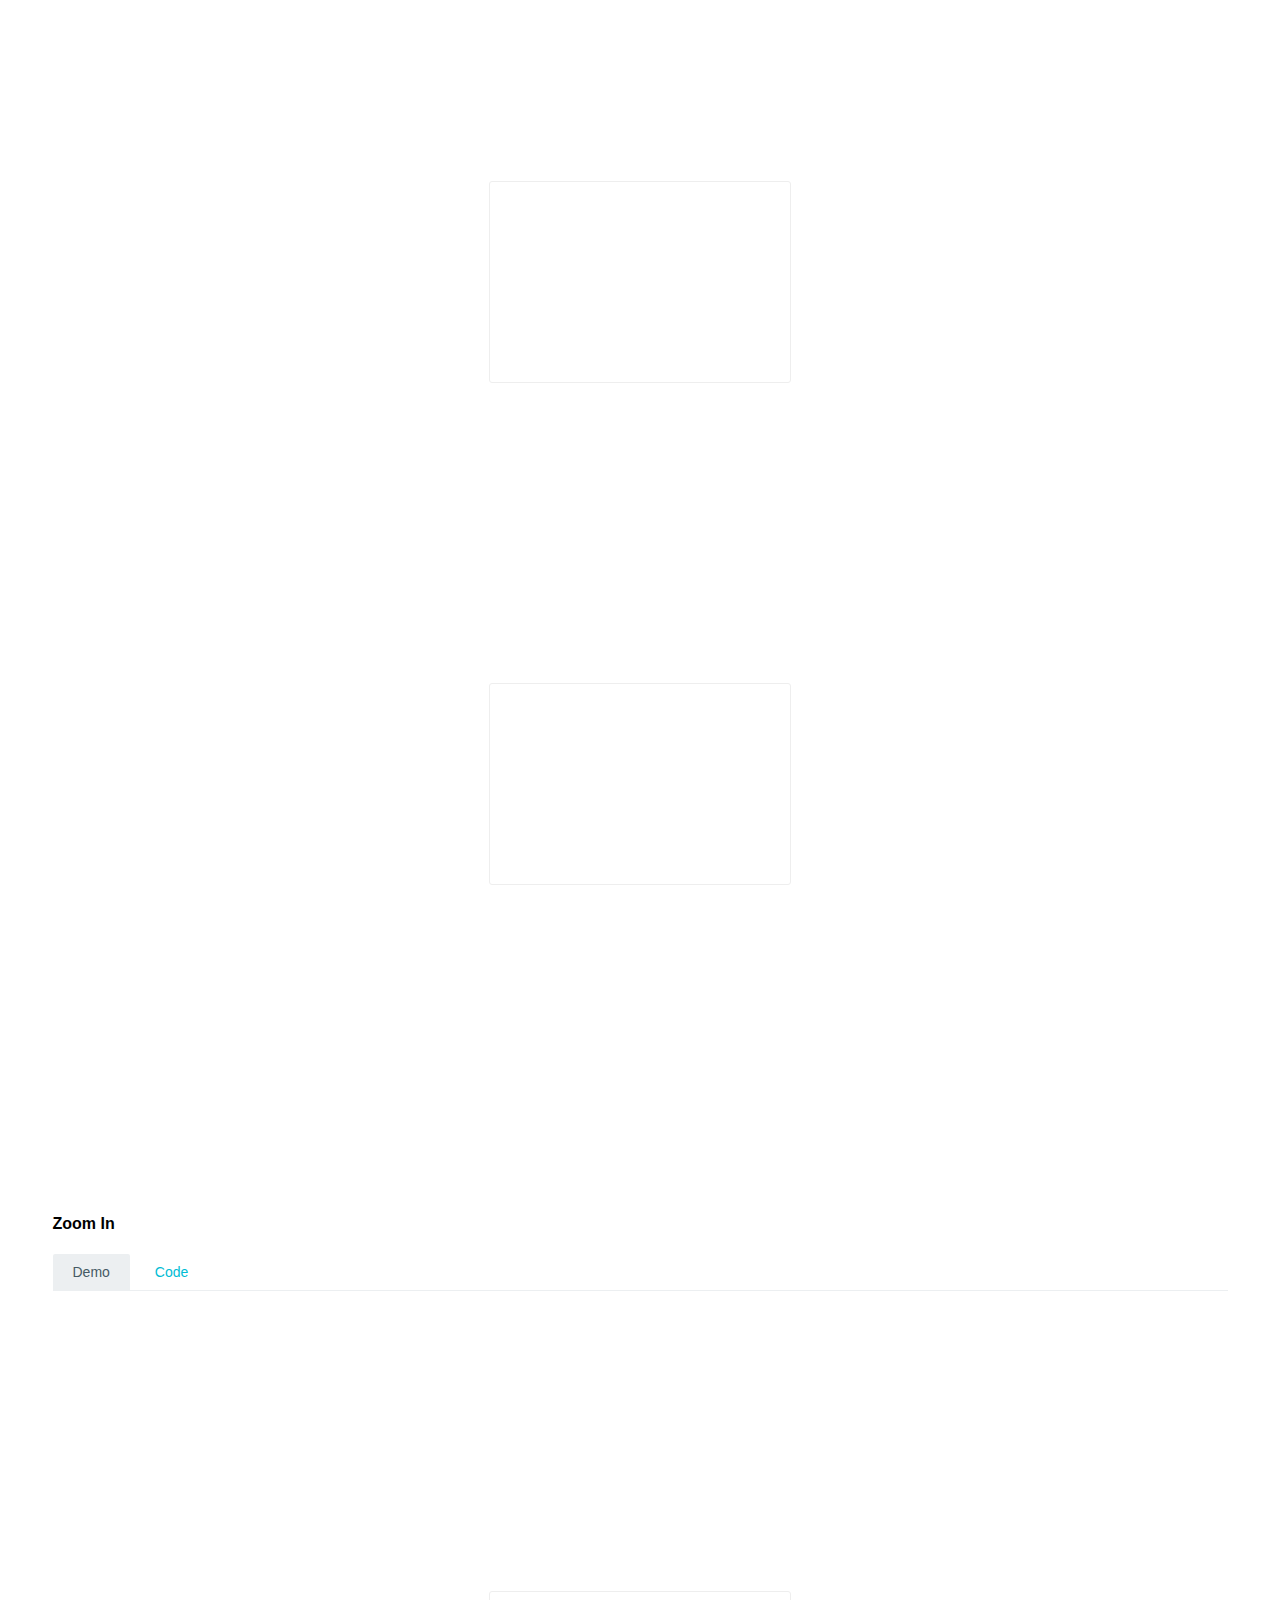
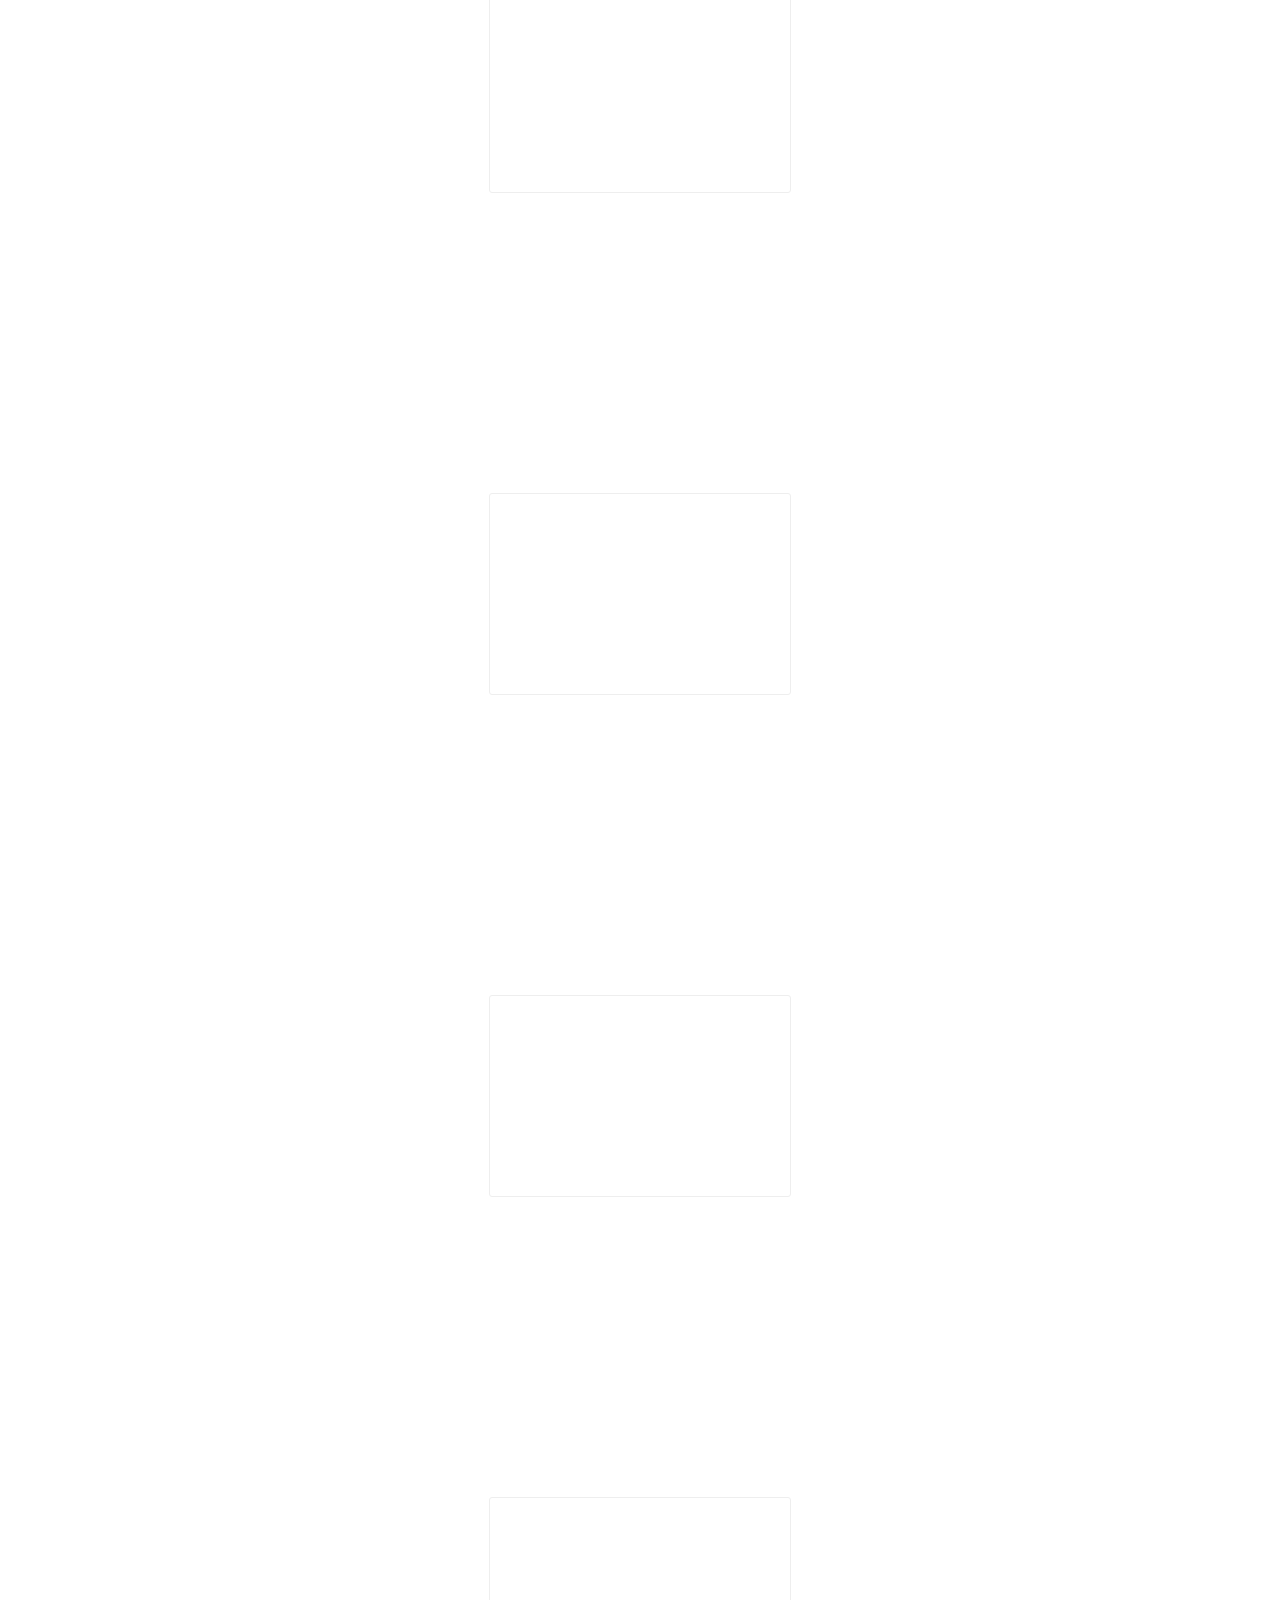
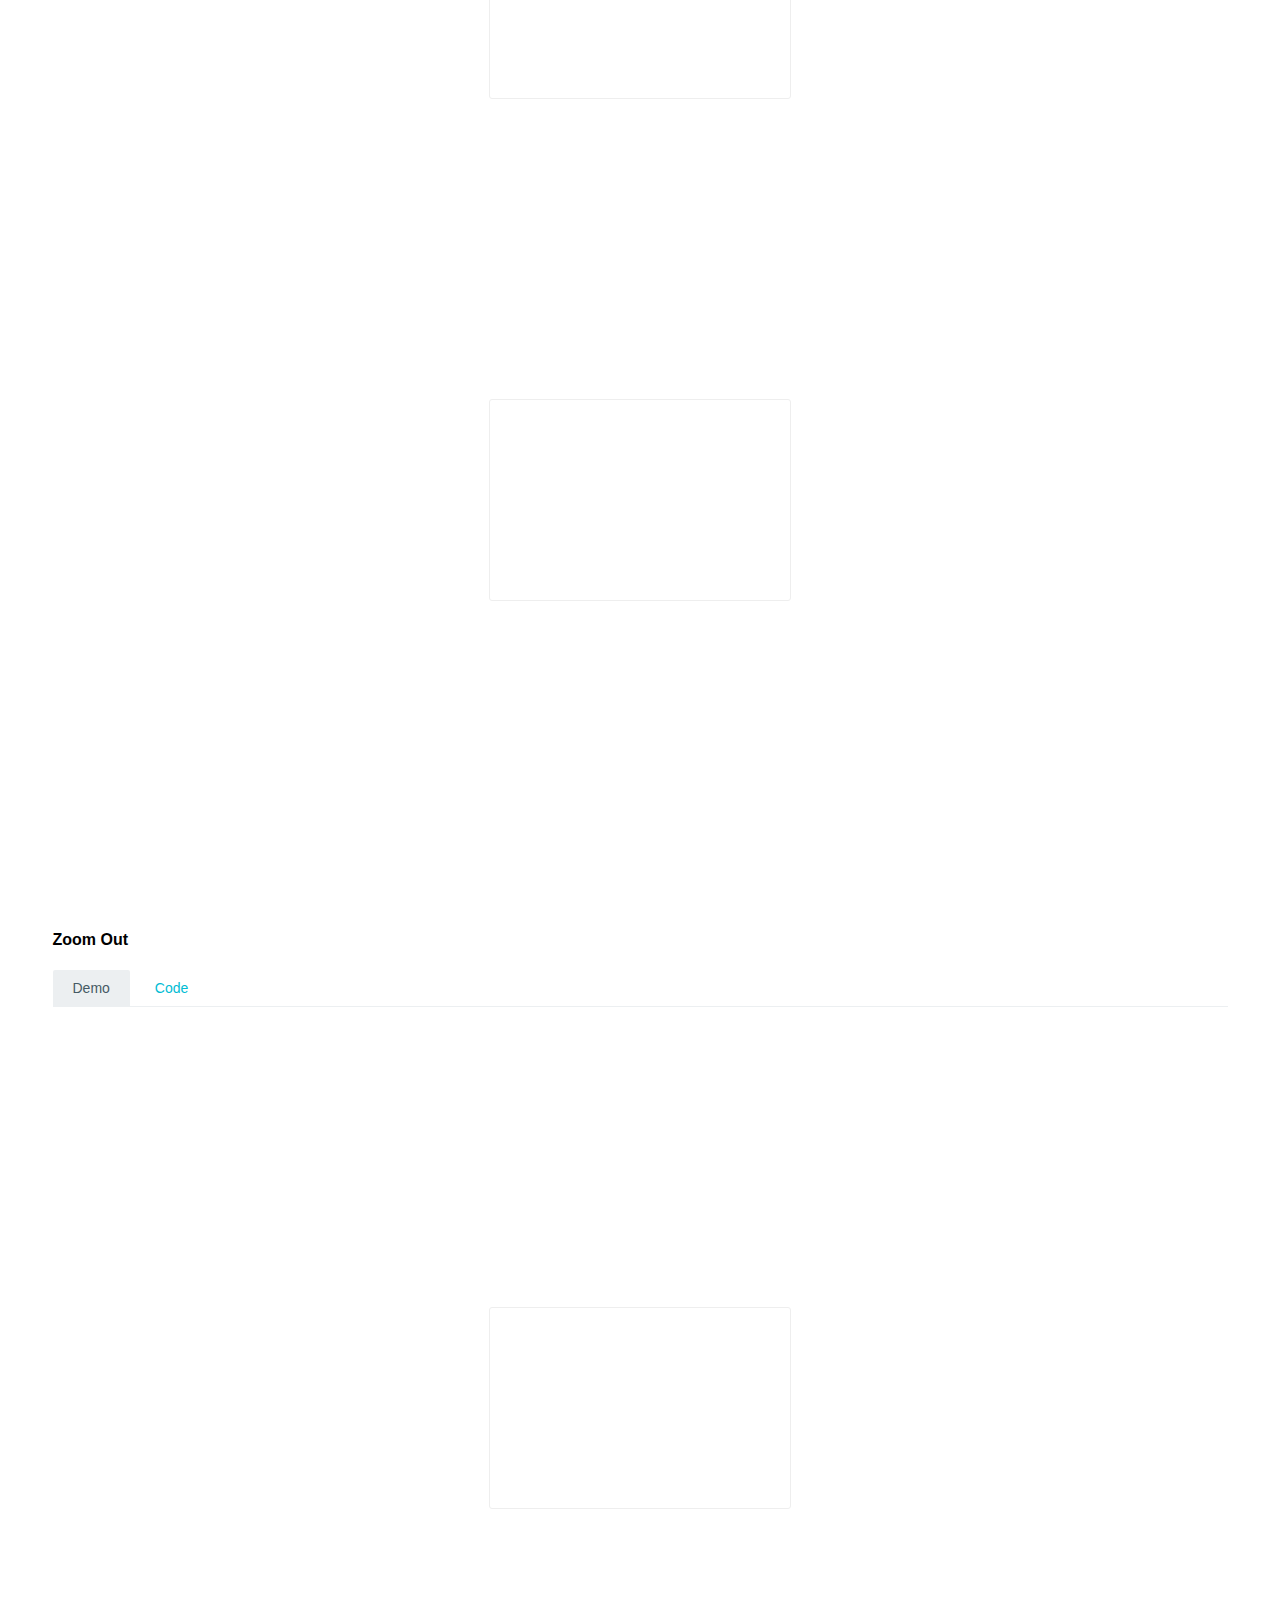
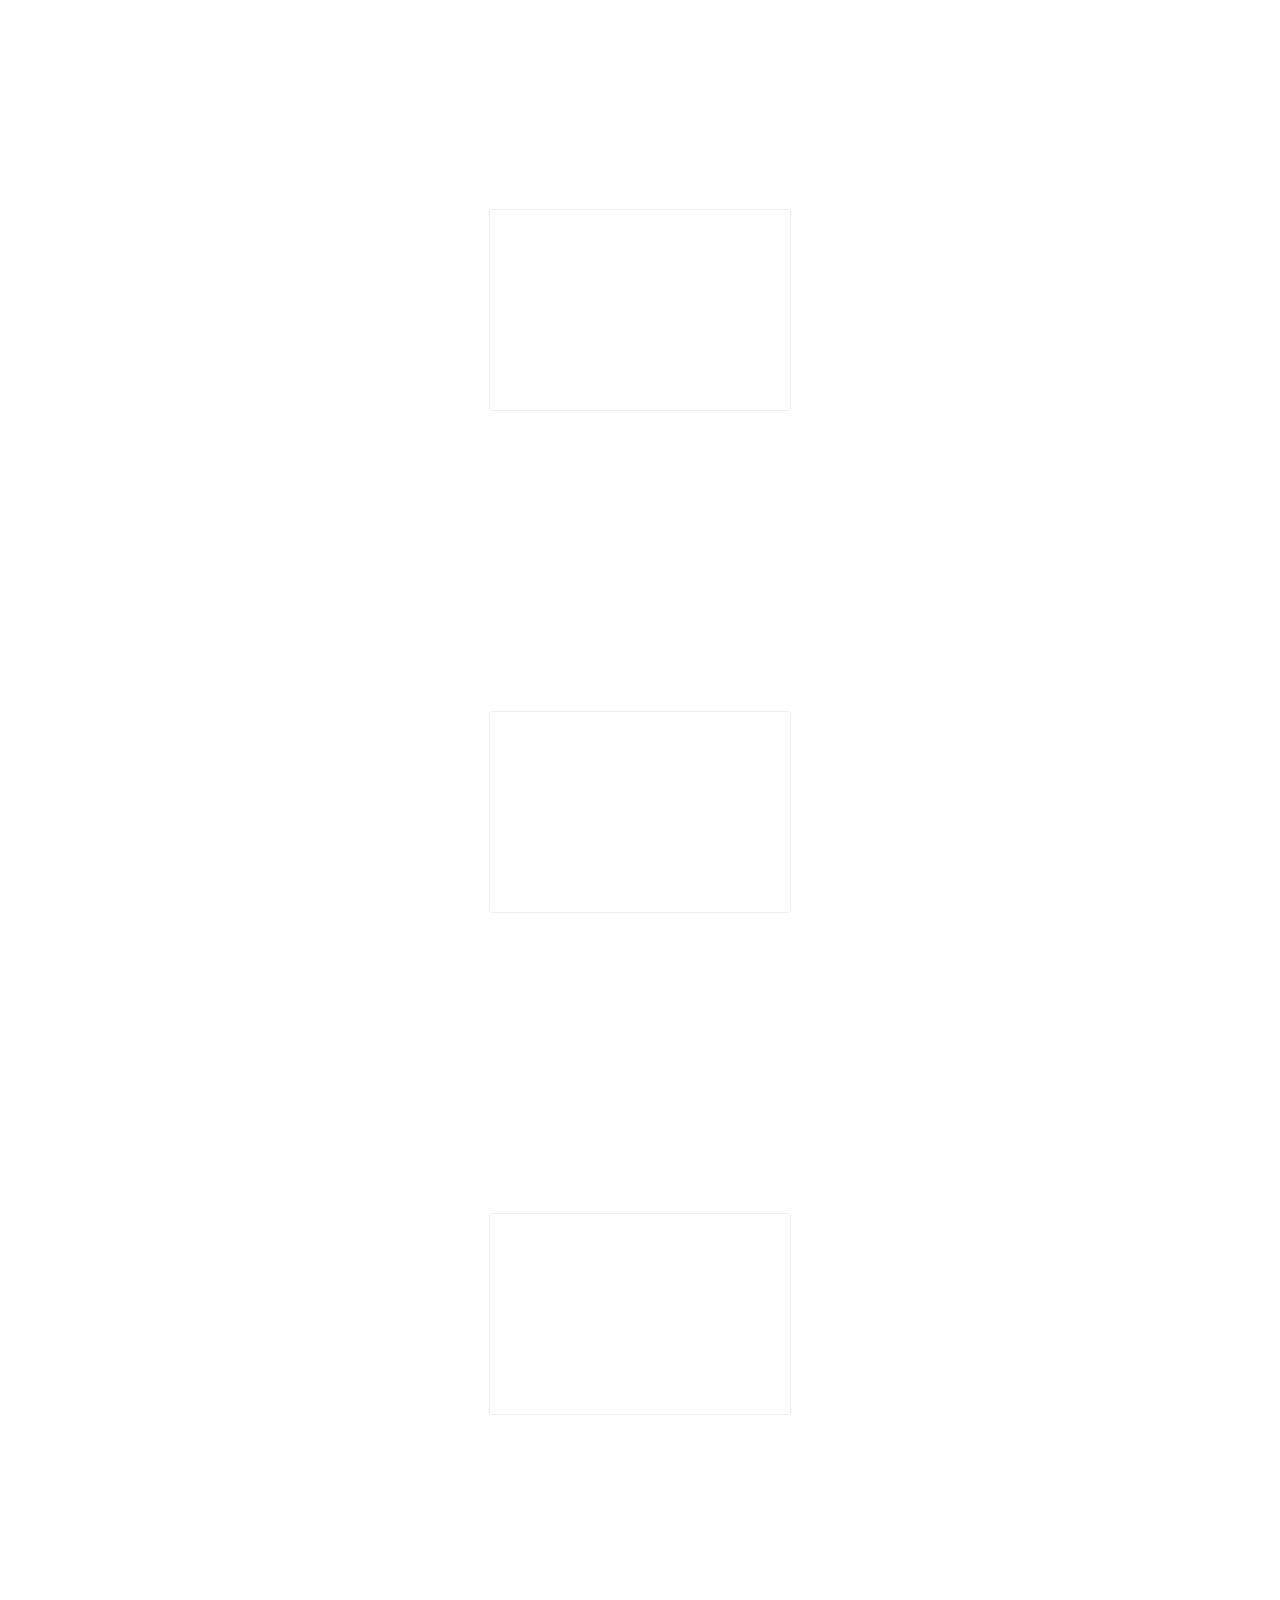
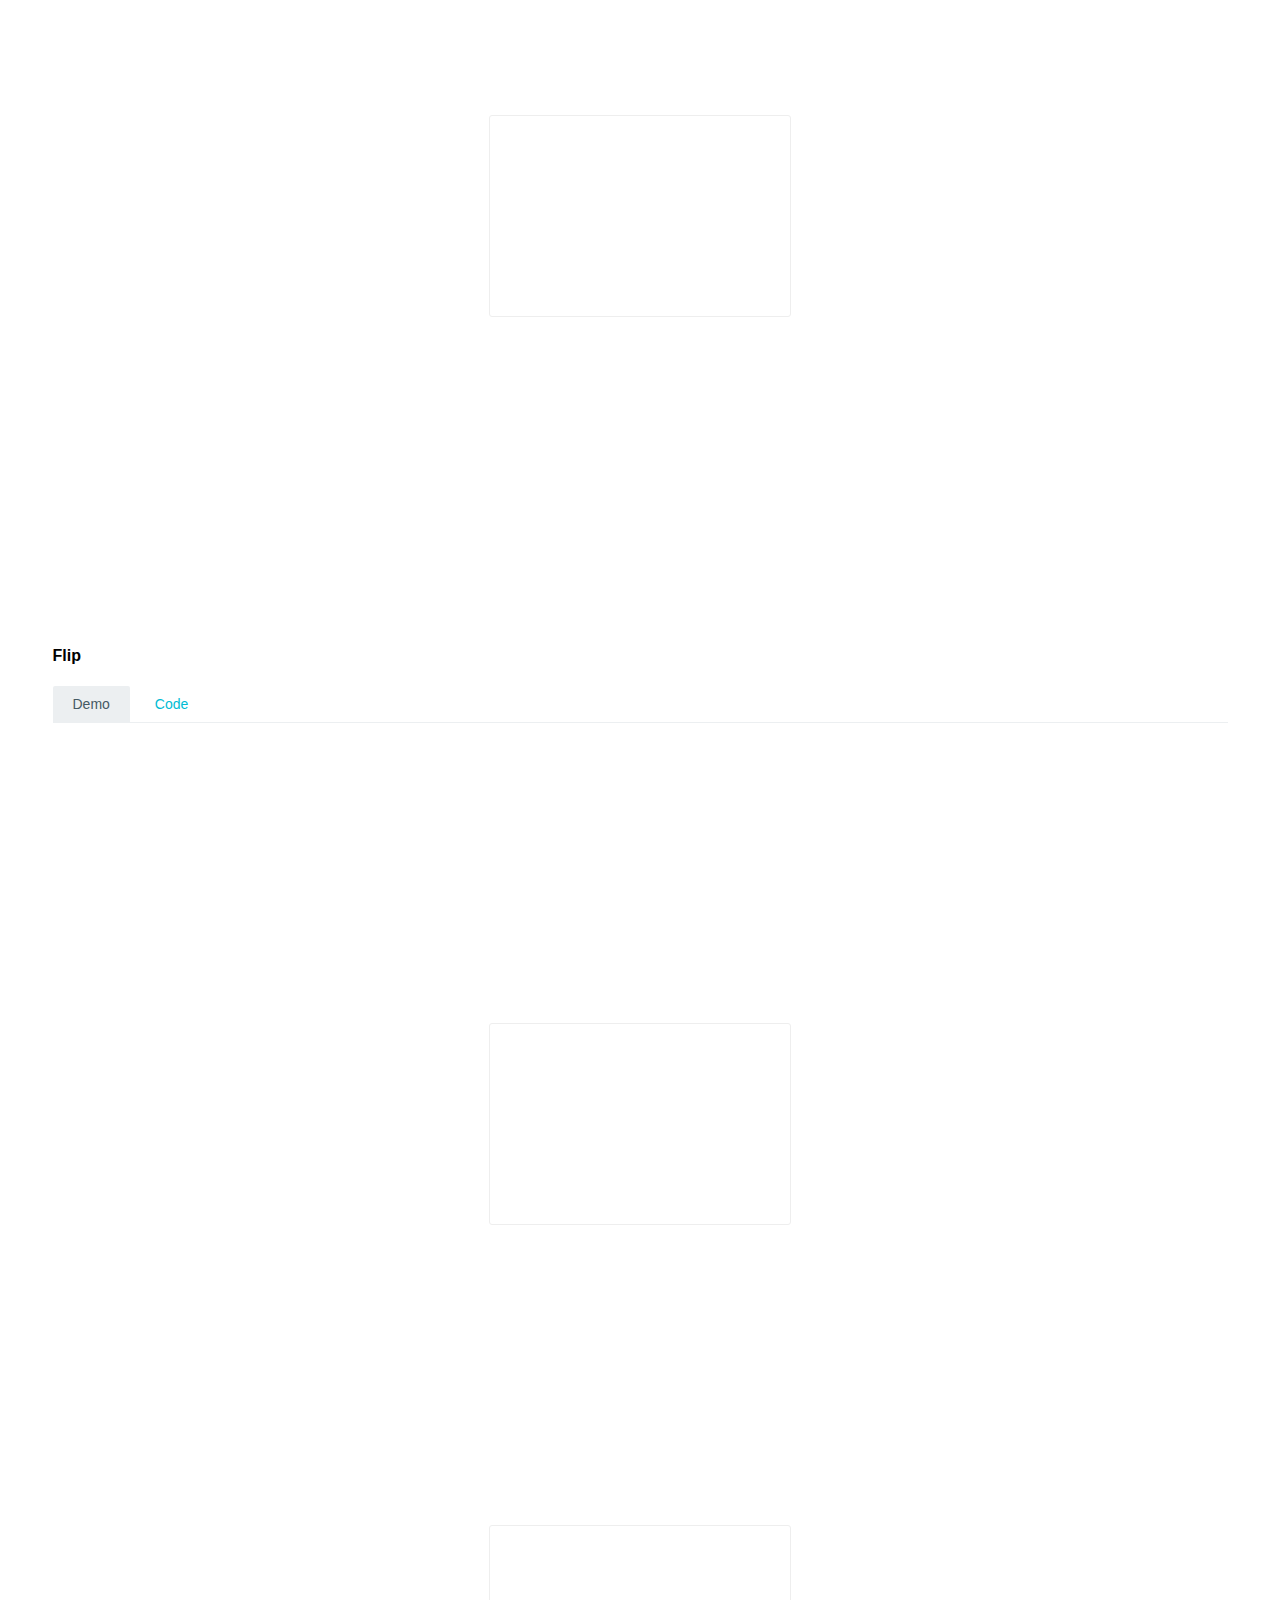
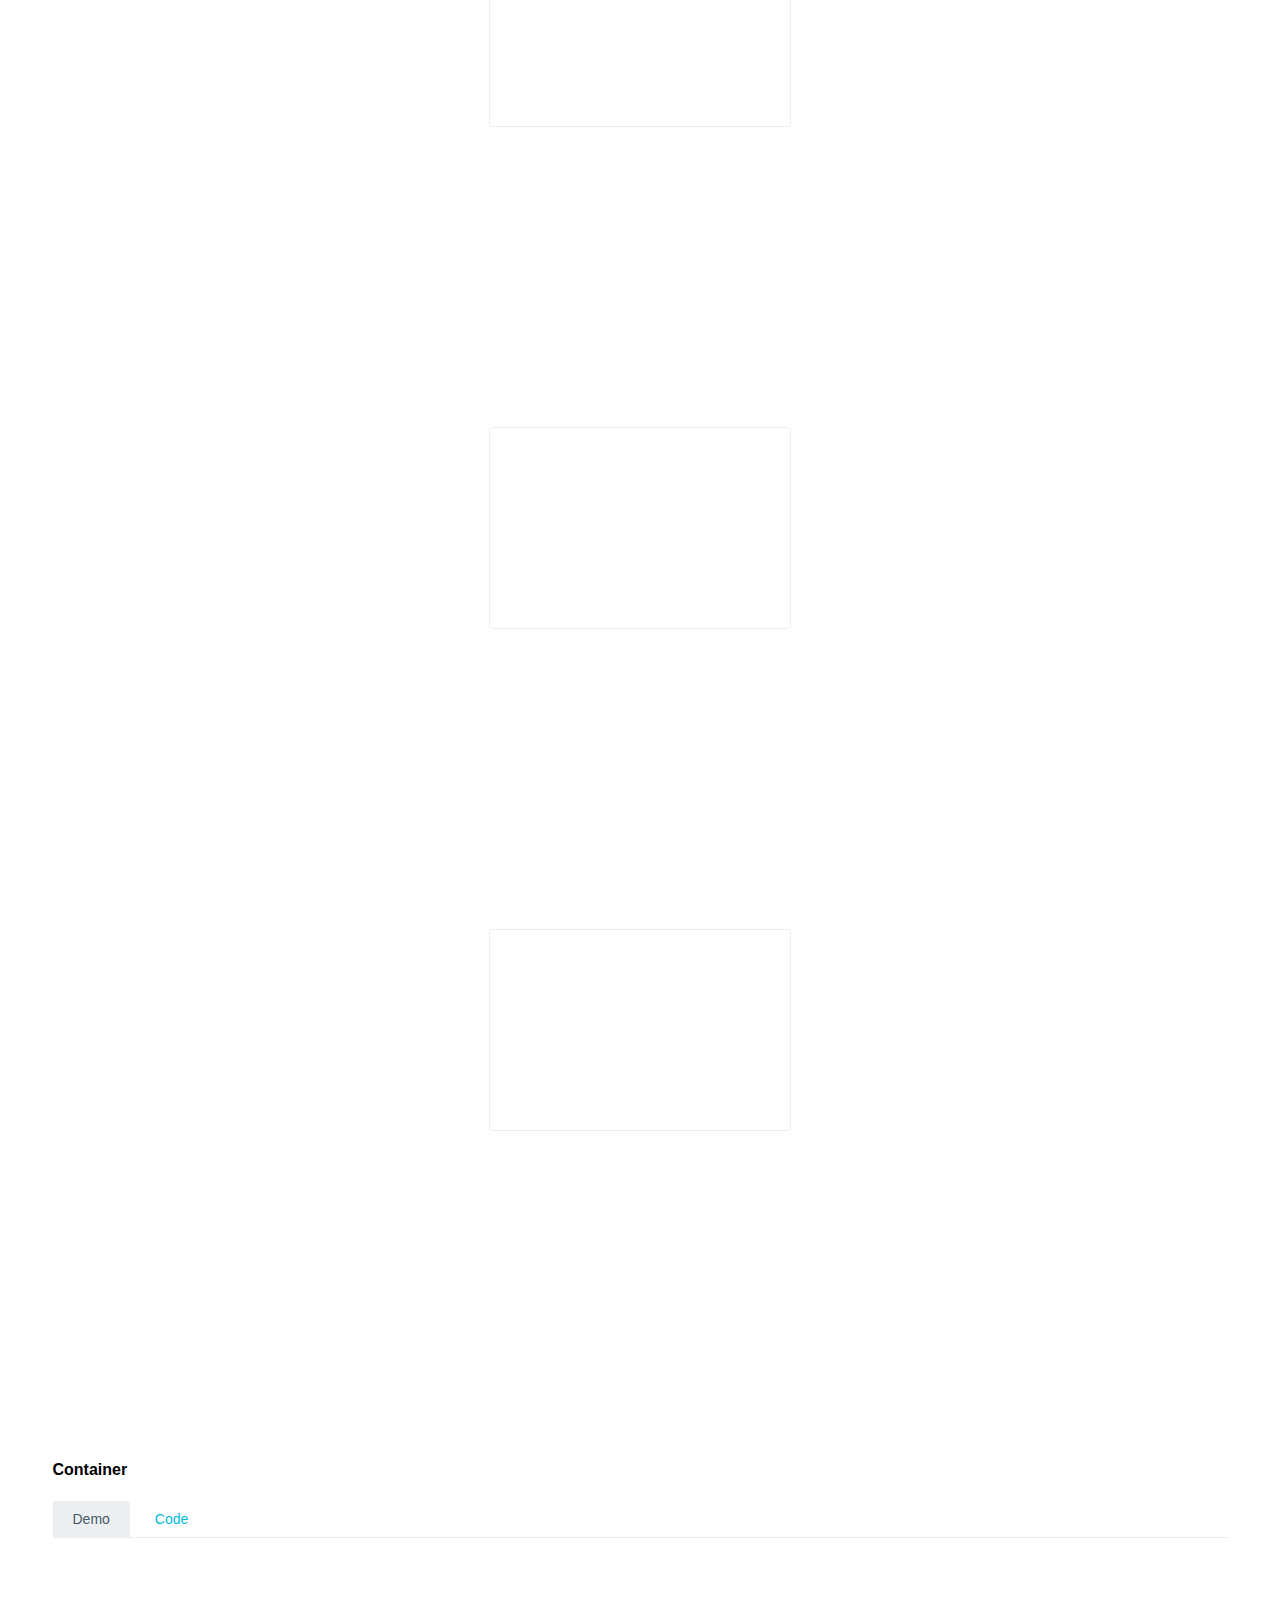
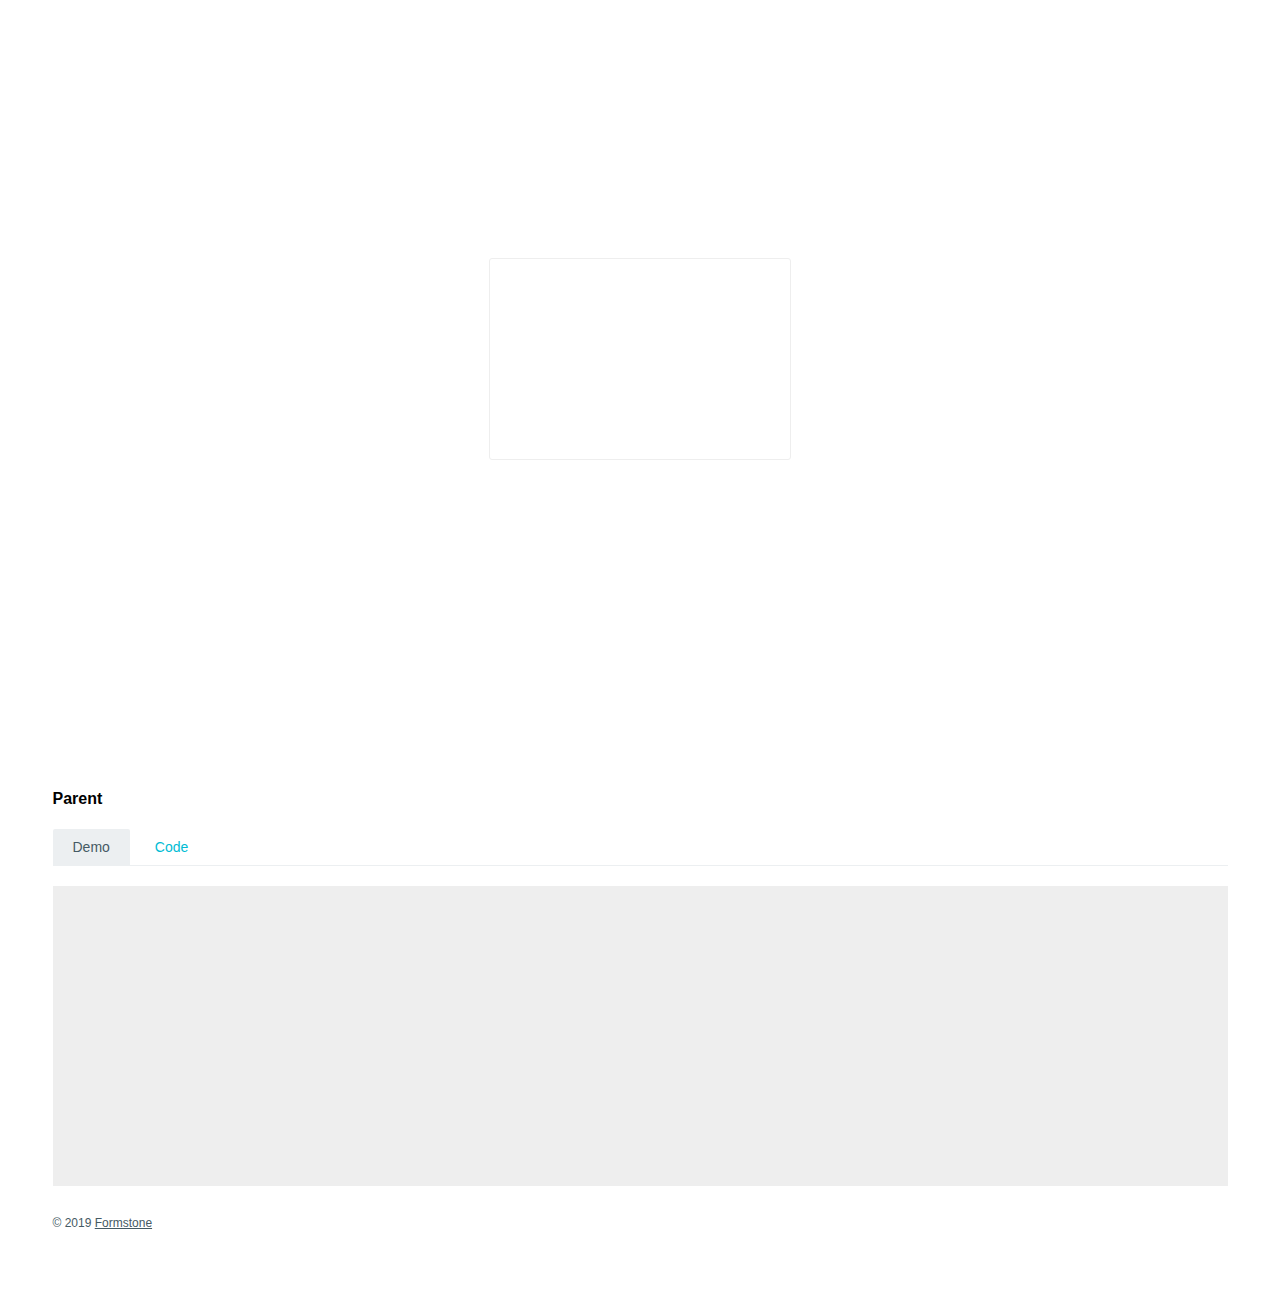
<file: Formstone-master/demo/components/checkpoint.html>
<!DOCTYPE html>
<html lang="en" class="no-js">

<head>
    <meta charset="utf-8">
    <meta name="viewport" content="width=device-width, initial-scale=1">
    <meta name="apple-mobile-web-app-capable" content="yes">
    <meta name="mobile-web-app-capable" content="yes">
    <!-- Page Attributes -->
    <title>Checkpoint &middot; Formstone</title>
    <!-- Modernizer -->
    <script src="../js/modernizr.js?v=1.4.16-1"></script>
    <!-- Compiled CSS -->
    <link rel="stylesheet" href="../css/site.css?v=1.4.16-1">
    <!-- Compiled JS -->
    <script src="../js/site.js?v=1.4.16-1"></script>
    <!-- <script src="https://code.jquery.com/jquery-migrate-3.0.0.js"></script> -->
</head>

<body class="fs-grid demo_page">
    <!-- JSHEADER -->
    <div class="demo_content">
        <header class="header">
            <div class="fs-row">
                <div class="fs-cell"> <a href="https://formstone.it/" class="header_logo icon-logo">Formstone</a> </div>
            </div>
        </header>
        <div class="fs-row">
            <div class="fs-cell">
                <h1 id="checkpoint-demo">Checkpoint Demo</h1>
                <p class="back_link"><a href="https://formstone.it/components/checkpoint">View Documentation</a></p>
                <!-- START: DEMO -->
                <h4>Basic</h4>

                <!-- START: FIRSTDEMO -->

                <style>
                    .check_container {
                        background: #f9f9f9;
                        overflow: hidden;
                    }

                    .spacer {
                        margin: 100px auto;
                        border: 1px solid #eee;
                        border-radius: 3px;
                        height: 202px;
                        width: 302px;
                    }

                    .checkpoint {
                        background: #00bcd4;
                        border-radius: 3px;
                        color: #fff;
                        height: 200px;
                        line-height: 200px;
                        margin: 0 auto;
                        text-align: center;
                        width: 300px;
                    }

                    @media screen and (min-width: 980px) {
                        .spacer {
                            margin: 200px auto;
                        }
                    }

                    @media screen and (min-width: 1220px) {
                        .spacer {
                            margin: 300px auto;
                        }
                    }

                    .marker {
                        position: fixed;
                        /*top: 50%;*/
                        right: 0;
                        left: 0;
                        width: 100%;
                        height: 1px;
                        background: red;
                        opacity: 0.2;
                    }

                    .container_example {
                        padding: 100px 0;
                    }

                    .container_example_spacer {
                        margin: 0 auto;
                    }

                    @media screen and (min-width: 980px) {
                        .container_example {
                            padding: 200px 0;
                        }
                        .container_example_spacer {
                            margin: 0 auto;
                        }
                    }

                    @media screen and (min-width: 1220px) {
                        .container_example {
                            padding: 300px 0;
                        }
                        .container_example_spacer {
                            margin: 0 auto;
                        }
                    }

                    .demo_parent {
                        position: relative;
                        height: 300px;
                        background: #eee;
                        overflow-y: scroll;
                    }

                    .demo_parent .spacer {
                        margin-top: 500px;
                    }
                </style>

                <!-- <div class="marker" style="top: 100px;"></div>
<div class="marker" style="top: 50%;"></div>
<div class="marker" style="bottom: 100px;"></div> -->

                <script>
                    Formstone.Ready(function() {
                        // $(".checkpoint").on("activate.checkpoint", function() {
                        //   console.log("activate", this);
                        // }).on("deactivate.checkpoint", function() {
                        //   console.log("deactivate", this);
                        // });

                        $(".demo-checkpoint").checkpoint({
                            // offset: -50,
                            intersect: 'middle-top',
                            reverse: true
                        });

                        $("body").find(".js-demo_tabs").on("update.tabs", function() {
                            $(".demo-checkpoint").checkpoint("resize");
                        });
                    });
                </script>


                <!-- <div class="spacer">
    <div class="checkpoint demo-checkpoint" data-checkpoint-options='{"offset":-100,"intersect":"top-top"}' data-checkpoint-animation="fade-up">Target</div>
  </div>
  <div class="spacer">
    <div class="checkpoint demo-checkpoint" data-checkpoint-options='{"offset":0,"intersect":"middle-middle"}' data-checkpoint-animation="fade-up">Target</div>
  </div>
  <div class="spacer">
    <div class="checkpoint demo-checkpoint" data-checkpoint-options='{"offset":100,"intersect":"bottom-bottom"}' data-checkpoint-animation="fade-up">Target</div>
  </div>
  <div class="check_container">
    <div class="spacer">
      <div class="checkpoint demo-checkpoint" data-checkpoint-options='{"offset":100,"intersect":"bottom-bottom"}' data-checkpoint-animation="fade-up" data-checkpoint-container=".check_container">Target</div>
    </div>
  </div> -->

                <div class="demo_container">
                    <div class="demo_example">
                        <div class="spacer">
                            <div class="checkpoint demo-checkpoint" data-checkpoint-animation="fade-up">Fade Up</div>
                        </div>
                    </div>
                    <div class="demo_code">
                        <pre><code class="language-html">&lt;div class=&quot;checkpoint&quot; data-checkpoint-animation=&quot;fade-up&quot;&gt;Fade Up&lt;/div&gt;</code></pre>
                        <pre><code class="language-javascript">$(".checkpoint").checkpoint();</code></pre>
                    </div>
                </div>

                <!-- END: FIRSTDEMO -->

                <h4>Custom Position</h4>
                <div class="demo_container">
                    <div class="demo_example">
                        <div class="spacer">
                            <div class="checkpoint demo-checkpoint" data-checkpoint-animation="fade-up" data-checkpoint-offset="100" data-checkpoint-intersect="bottom-bottom">Fade Up</div>
                        </div>
                    </div>
                    <div class="demo_code">
                        <pre><code class="language-html">&lt;div class=&quot;checkpoint&quot; data-checkpoint-offset=&quot;100&quot; data-checkpoint-intersect=&quot;bottom-bottom&quot; data-checkpoint-animation=&quot;fade-up&quot;&gt;Fade Up&lt;/div&gt;</code></pre>
                        <pre><code class="language-javascript">$(".checkpoint").checkpoint();</code></pre>
                    </div>
                </div>

                <!-- FADE -->

                <h4>Fade</h4>
                <div class="demo_container">
                    <div class="demo_example">
                        <div class="spacer">
                            <div class="checkpoint demo-checkpoint" data-checkpoint-animation="fade-up">Fade Up</div>
                        </div>
                        <div class="spacer">
                            <div class="checkpoint demo-checkpoint" data-checkpoint-animation="fade-down">Fade Down</div>
                        </div>
                        <div class="spacer">
                            <div class="checkpoint demo-checkpoint" data-checkpoint-animation="fade-left">Fade Left</div>
                        </div>
                        <div class="spacer">
                            <div class="checkpoint demo-checkpoint" data-checkpoint-animation="fade-right">Fade Right</div>
                        </div>
                    </div>
                    <div class="demo_code">
                        <pre><code class="language-html">&lt;div class=&quot;checkpoint&quot; data-checkpoint-animation=&quot;fade-up&quot;&gt;Fade Up&lt;/div&gt;
&lt;div class=&quot;checkpoint&quot; data-checkpoint-animation=&quot;fade-up&quot;&gt;Fade Down&lt;/div&gt;
&lt;div class=&quot;checkpoint&quot; data-checkpoint-animation=&quot;fade-up&quot;&gt;Fade Left&lt;/div&gt;
&lt;div class=&quot;checkpoint&quot; data-checkpoint-animation=&quot;fade-up&quot;&gt;Fade Right&lt;/div&gt;</code></pre>
                        <pre><code class="language-javascript">$(".checkpoint").checkpoint();</code></pre>
                    </div>
                </div>

                <!-- ZOOM IN -->

                <h4>Zoom In</h4>
                <div class="demo_container">
                    <div class="demo_example">
                        <div class="spacer">
                            <div class="checkpoint demo-checkpoint" data-checkpoint-animation="zoom-in">Zoom In</div>
                        </div>
                        <div class="spacer">
                            <div class="checkpoint demo-checkpoint" data-checkpoint-animation="zoom-in-up">Zoom In Up</div>
                        </div>
                        <div class="spacer">
                            <div class="checkpoint demo-checkpoint" data-checkpoint-animation="zoom-in-down">Zoom In Down</div>
                        </div>
                        <div class="spacer">
                            <div class="checkpoint demo-checkpoint" data-checkpoint-animation="zoom-in-left">Zoom In Left</div>
                        </div>
                        <div class="spacer">
                            <div class="checkpoint demo-checkpoint" data-checkpoint-animation="zoom-in-right">Zoom In Right</div>
                        </div>
                    </div>
                    <div class="demo_code">
                        <pre><code class="language-html">&lt;div class=&quot;checkpoint&quot; data-checkpoint-animation=&quot;zoom-in&quot;&gt;Zoom In&lt;/div&gt;
&lt;div class=&quot;checkpoint&quot; data-checkpoint-animation=&quot;zoom-in-up&quot;&gt;Zoom In Up&lt;/div&gt;
&lt;div class=&quot;checkpoint&quot; data-checkpoint-animation=&quot;zoom-in-down&quot;&gt;Zoom In Down&lt;/div&gt;
&lt;div class=&quot;checkpoint&quot; data-checkpoint-animation=&quot;zoom-in-left&quot;&gt;Zoom In Left&lt;/div&gt;
&lt;div class=&quot;checkpoint&quot; data-checkpoint-animation=&quot;zoom-in-right&quot;&gt;Zoom In Right&lt;/div&gt;</code></pre>
                        <pre><code class="language-javascript">$(".checkpoint").checkpoint();</code></pre>
                    </div>
                </div>

                <!-- ZOOM OUT -->

                <h4>Zoom Out</h4>
                <div class="demo_container">
                    <div class="demo_example">
                        <div class="spacer">
                            <div class="checkpoint demo-checkpoint" data-checkpoint-animation="zoom-out">Zoom Out</div>
                        </div>
                        <div class="spacer">
                            <div class="checkpoint demo-checkpoint" data-checkpoint-animation="zoom-out-up">Zoom Out Up</div>
                        </div>
                        <div class="spacer">
                            <div class="checkpoint demo-checkpoint" data-checkpoint-animation="zoom-out-down">Zoom Out Down</div>
                        </div>
                        <div class="spacer">
                            <div class="checkpoint demo-checkpoint" data-checkpoint-animation="zoom-out-left">Zoom Out Left</div>
                        </div>
                        <div class="spacer">
                            <div class="checkpoint demo-checkpoint" data-checkpoint-animation="zoom-out-right">Zoom Out Right</div>
                        </div>
                    </div>
                    <div class="demo_code">
                        <pre><code class="language-html">&lt;div class=&quot;checkpoint&quot; data-checkpoint-animation=&quot;zoom-out&quot;&gt;Zoom Out&lt;/div&gt;
&lt;div class=&quot;checkpoint&quot; data-checkpoint-animation=&quot;zoom-out-up&quot;&gt;Zoom Out Up&lt;/div&gt;
&lt;div class=&quot;checkpoint&quot; data-checkpoint-animation=&quot;zoom-out-down&quot;&gt;Zoom Out Down&lt;/div&gt;
&lt;div class=&quot;checkpoint&quot; data-checkpoint-animation=&quot;zoom-out-left&quot;&gt;Zoom Out Left&lt;/div&gt;
&lt;div class=&quot;checkpoint&quot; data-checkpoint-animation=&quot;zoom-out-right&quot;&gt;Zoom Out Right&lt;/div&gt;</code></pre>
                        <pre><code class="language-javascript">$(".checkpoint").checkpoint();</code></pre>
                    </div>
                </div>

                <!-- FLIP -->

                <h4>Flip</h4>
                <div class="demo_container">
                    <div class="demo_example">
                        <div class="spacer">
                            <div class="checkpoint demo-checkpoint" data-checkpoint-animation="flip-up">Flip Up</div>
                        </div>
                        <div class="spacer">
                            <div class="checkpoint demo-checkpoint" data-checkpoint-animation="flip-down">Flip Down</div>
                        </div>
                        <div class="spacer">
                            <div class="checkpoint demo-checkpoint" data-checkpoint-animation="flip-left">Flip Left</div>
                        </div>
                        <div class="spacer">
                            <div class="checkpoint demo-checkpoint" data-checkpoint-animation="flip-right">Flip Right</div>
                        </div>
                    </div>
                    <div class="demo_code">
                        <pre><code class="language-html">&lt;div class=&quot;checkpoint&quot; data-checkpoint-animation=&quot;flip-up&quot;&gt;Flip Up&lt;/div&gt;
&lt;div class=&quot;checkpoint&quot; data-checkpoint-animation=&quot;flip-up&quot;&gt;Flip Down&lt;/div&gt;
&lt;div class=&quot;checkpoint&quot; data-checkpoint-animation=&quot;flip-up&quot;&gt;Flip Left&lt;/div&gt;
&lt;div class=&quot;checkpoint&quot; data-checkpoint-animation=&quot;flip-up&quot;&gt;Flip Right&lt;/div&gt;</code></pre>
                        <pre><code class="language-javascript">$(".checkpoint").checkpoint();</code></pre>
                    </div>
                </div>

                <!-- Container -->

                <h4>Container</h4>
                <div class="demo_container">
                    <div class="demo_example container_example">
                        <div class="spacer container_example_spacer">
                            <div class="checkpoint demo-checkpoint" data-checkpoint-animation="fade-up" data-checkpoint-container=".container_example">Fade Up</div>
                        </div>
                    </div>
                    <div class="demo_code">
                        <pre><code class="language-html">&lt;div class=&quot;container&quot;&gt;
&Tab;&lt;div class=&quot;checkpoint&quot; data-checkpoint-animation=&quot;flip-up&quot; data-checkpoint-container=&quot;.container&quot;&gt;Fade Up&lt;/div&gt;
&lt;/div&gt;</code></pre>
                    </div>
                </div>

                <!-- Parent -->

                <h4>Parent</h4>
                <div class="demo_container">
                    <div class="demo_example demo_parent">
                        <div class="spacer">
                            <div class="checkpoint demo-checkpoint" data-checkpoint-animation="fade-up" data-checkpoint-parent=".demo_parent">Fade Up</div>
                        </div>
                    </div>
                    <div class="demo_code">
                        <pre><code class="language-html">&lt;div class=&quot;parent&quot;&gt;
&Tab;&lt;div class=&quot;checkpoint&quot; data-checkpoint-animation=&quot;fade-up&quot; data-checkpoint-parent=&quot;.parent&quot;&gt;Fade Up&lt;/div&gt;
&lt;/div&gt;</code></pre>
                        <pre><code class="language-javascript">$(".checkpoint").checkpoint();</code></pre>
                    </div>
                </div>
                <!-- END: DEMO -->
                <div class="footer">
                    <div class="copyright">
                        <div>&copy; 2019 <a href="https://formstone.it/">Formstone</a></div>
                    </div>
                    <div class="footer_links">
                        <!-- JSFOOTER -->
                    </div>
                </div>
            </div>
        </div>
    </div>
</body>

</html>
</file>
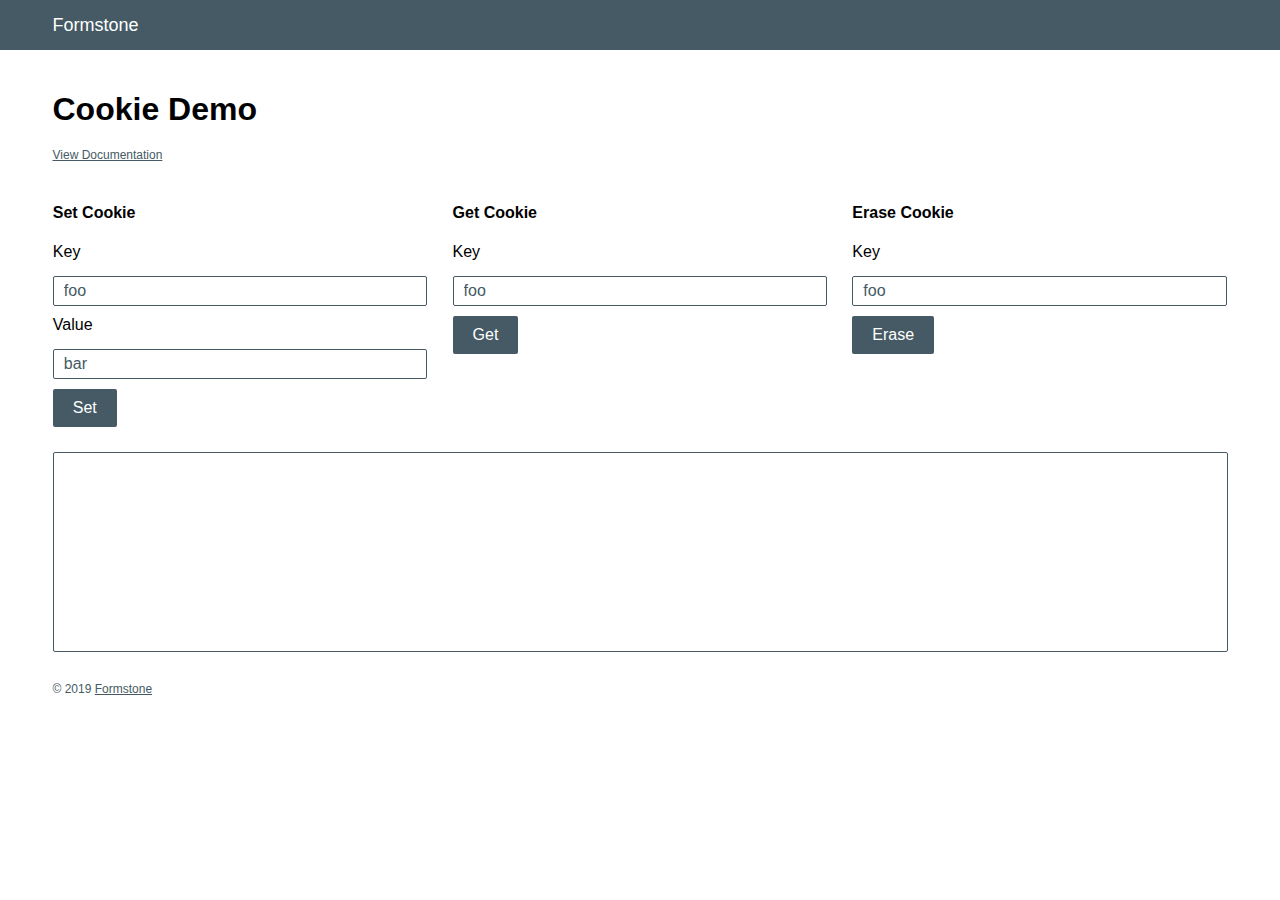
<file: Formstone-master/demo/components/cookie.html>
<!DOCTYPE html>
<html lang="en" class="no-js">

<head>
    <meta charset="utf-8">
    <meta name="viewport" content="width=device-width, initial-scale=1">
    <meta name="apple-mobile-web-app-capable" content="yes">
    <meta name="mobile-web-app-capable" content="yes">
    <!-- Page Attributes -->
    <title>Cookie &middot; Formstone</title>
    <!-- Modernizer -->
    <script src="../js/modernizr.js?v=1.4.16-1"></script>
    <!-- Compiled CSS -->
    <link rel="stylesheet" href="../css/site.css?v=1.4.16-1">
    <!-- Compiled JS -->
    <script src="../js/site.js?v=1.4.16-1"></script>
    <!-- <script src="https://code.jquery.com/jquery-migrate-3.0.0.js"></script> -->
</head>

<body class="fs-grid demo_page">
    <!-- JSHEADER -->
    <div class="demo_content">
        <header class="header">
            <div class="fs-row">
                <div class="fs-cell"> <a href="https://formstone.it/" class="header_logo icon-logo">Formstone</a> </div>
            </div>
        </header>
        <div class="fs-row">
            <div class="fs-cell">
                <h1 id="cookie-demo">Cookie Demo</h1>
                <p class="back_link"><a href="https://formstone.it/components/cookie">View Documentation</a></p>
                <!-- START: DEMO -->
                <!-- START: FIRSTDEMO -->

                <script>
                    var $demoForm,
                        $demoOutput;

                    Formstone.Ready(function() {
                        $demoForm = $(".demo_form");
                        $demoOutput = $(".demo_output");

                        $demoForm.on("click.cookie", ".set", setCookie)
                            .on("click.cookie", ".get", getCookie)
                            .on("click.cookie", ".erase", eraseCookie);
                    });

                    function setCookie(e) {
                        killEvent(e);

                        var key = $demoForm.find("[name=set_key]").val(),
                            value = $demoForm.find("[name=set_value]").val();

                        $.cookie(key, value);

                        output("Set", key + " = " + value);
                    }

                    function getCookie(e) {
                        killEvent(e);

                        var key = $demoForm.find("[name=get_key]").val(),
                            value = $.cookie(key);

                        output("Get", key + " = " + value);
                    }

                    function eraseCookie(e) {
                        killEvent(e);

                        var key = $demoForm.find("[name=erase_key]").val();

                        $.cookie(key, null);

                        output("Erase", key);
                    }

                    function output(label, value) {
                        $demoOutput.prepend('<strong>' + label + ': </strong>' + value + '</span><br>');
                    }

                    function killEvent(e) {
                        e.preventDefault();
                        e.stopPropagation();
                    }
                </script>

                <form action="#" medthod="GET" class="fs-row form demo_form">
                    <div class="fs-cell fs-xs-full fs-sm-third fs-md-third fs-lg-third">
                        <h4 class="no_margin_top">Set Cookie</h4>
                        <div class="fs-row">
                            <div class="fs-cell fs-xs-half">
                                <label class="form_label">Key</label>
                                <input type="text" name="set_key" value="foo" class="form_input">
                            </div>
                            <div class="fs-cell fs-xs-half">
                                <label class="form_label">Value</label>
                                <input type="text" name="set_value" value="bar" class="form_input">
                            </div>
                        </div>
                        <input type="submit" class="button form_button set" value="Set">
                    </div>
                    <div class="fs-cell fs-xs-full fs-sm-third fs-md-third fs-lg-third">
                        <h4 class="no_margin_top">Get Cookie</h4>
                        <label class="form_label">Key</label>
                        <input type="text" name="get_key" value="foo" class="form_input">
                        <input type="submit" class="button form_button get" value="Get">
                    </div>
                    <div class="fs-cell fs-xs-full fs-sm-third fs-md-third fs-lg-third">
                        <h4 class="no_margin_top">Erase Cookie</h4>
                        <label class="form_label">Key</label>
                        <input type="text" name="erase_key" value="foo" class="form_input">
                        <input type="submit" class="button form_button erase" value="Erase">
                    </div>
                </form>
                <div class="demo_output form_textarea"></div>

                <!-- END: FIRSTDEMO -->
                <!-- END: DEMO -->
                <div class="footer">
                    <div class="copyright">
                        <div>&copy; 2019 <a href="https://formstone.it/">Formstone</a></div>
                    </div>
                    <div class="footer_links">
                        <!-- JSFOOTER -->
                    </div>
                </div>
            </div>
        </div>
    </div>
</body>

</html>
</file>
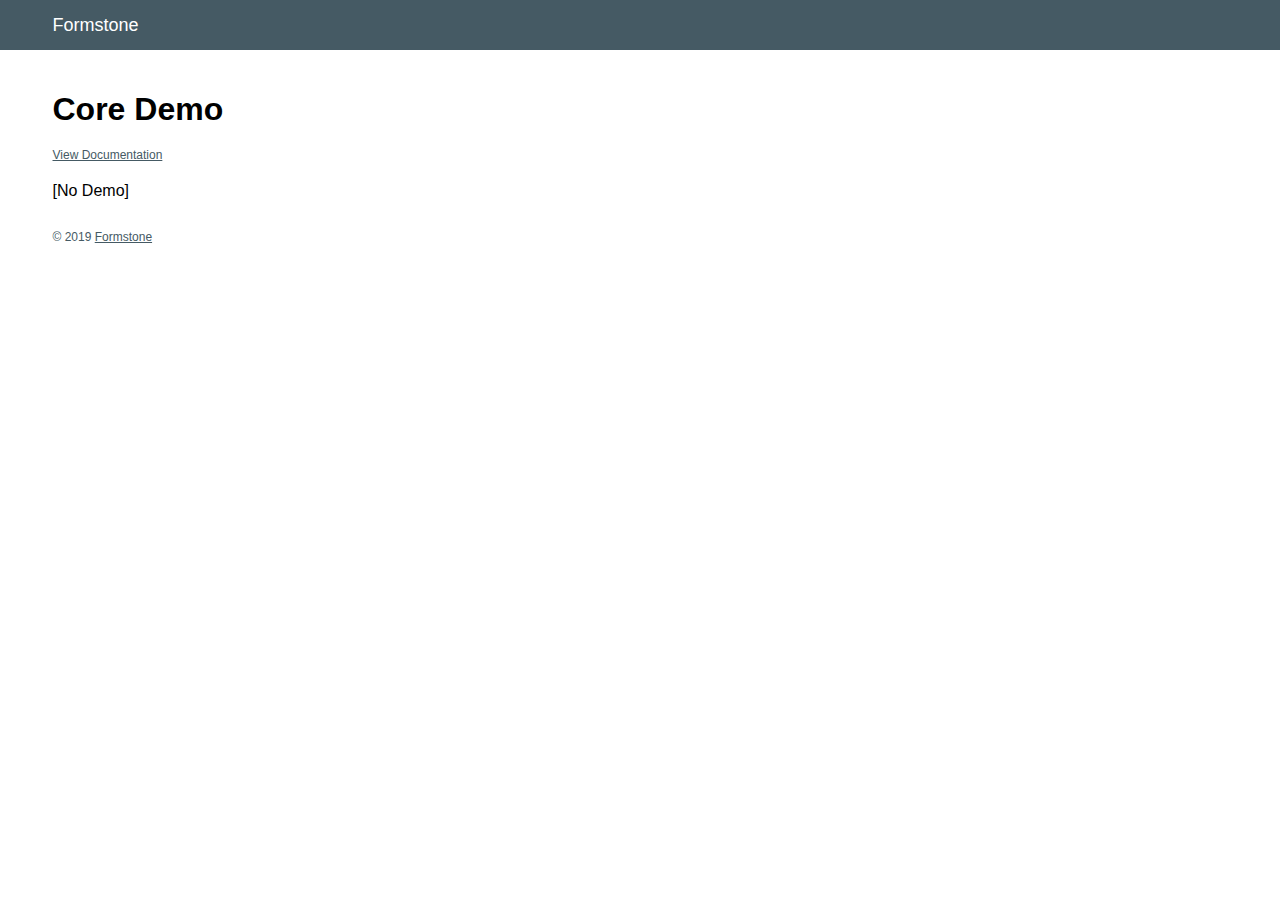
<file: Formstone-master/demo/components/core.html>
<!DOCTYPE html>
<html lang="en" class="no-js">

<head>
    <meta charset="utf-8">
    <meta name="viewport" content="width=device-width, initial-scale=1">
    <meta name="apple-mobile-web-app-capable" content="yes">
    <meta name="mobile-web-app-capable" content="yes">
    <!-- Page Attributes -->
    <title>Core &middot; Formstone</title>
    <!-- Modernizer -->
    <script src="../js/modernizr.js?v=1.4.16-1"></script>
    <!-- Compiled CSS -->
    <link rel="stylesheet" href="../css/site.css?v=1.4.16-1">
    <!-- Compiled JS -->
    <script src="../js/site.js?v=1.4.16-1"></script>
    <!-- <script src="https://code.jquery.com/jquery-migrate-3.0.0.js"></script> -->
</head>

<body class="fs-grid demo_page">
    <!-- JSHEADER -->
    <div class="demo_content">
        <header class="header">
            <div class="fs-row">
                <div class="fs-cell"> <a href="https://formstone.it/" class="header_logo icon-logo">Formstone</a> </div>
            </div>
        </header>
        <div class="fs-row">
            <div class="fs-cell">
                <h1 id="core-demo">Core Demo</h1>
                <p class="back_link"><a href="https://formstone.it/components/core">View Documentation</a></p>
                <!-- START: DEMO -->[No Demo]
                <!-- END: DEMO -->
                <div class="footer">
                    <div class="copyright">
                        <div>&copy; 2019 <a href="https://formstone.it/">Formstone</a></div>
                    </div>
                    <div class="footer_links">
                        <!-- JSFOOTER -->
                    </div>
                </div>
            </div>
        </div>
    </div>
</body>

</html>
</file>
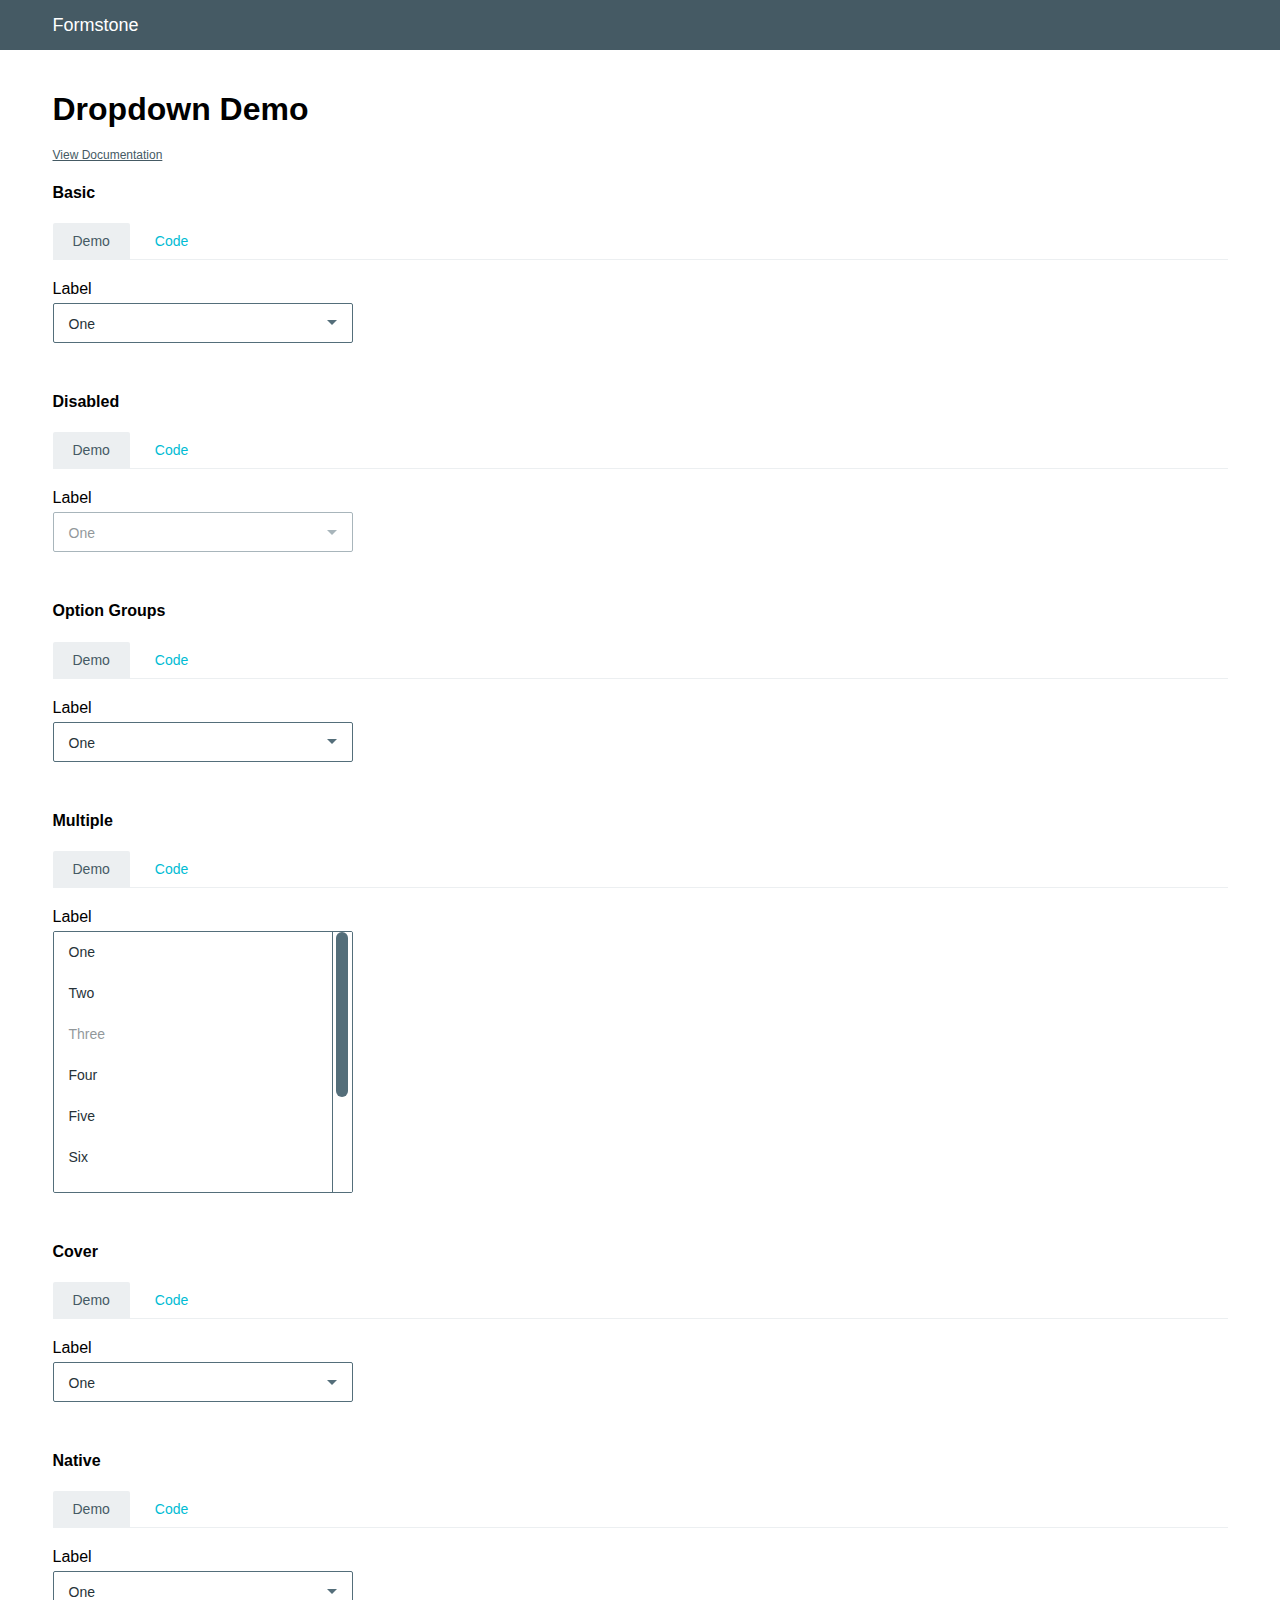
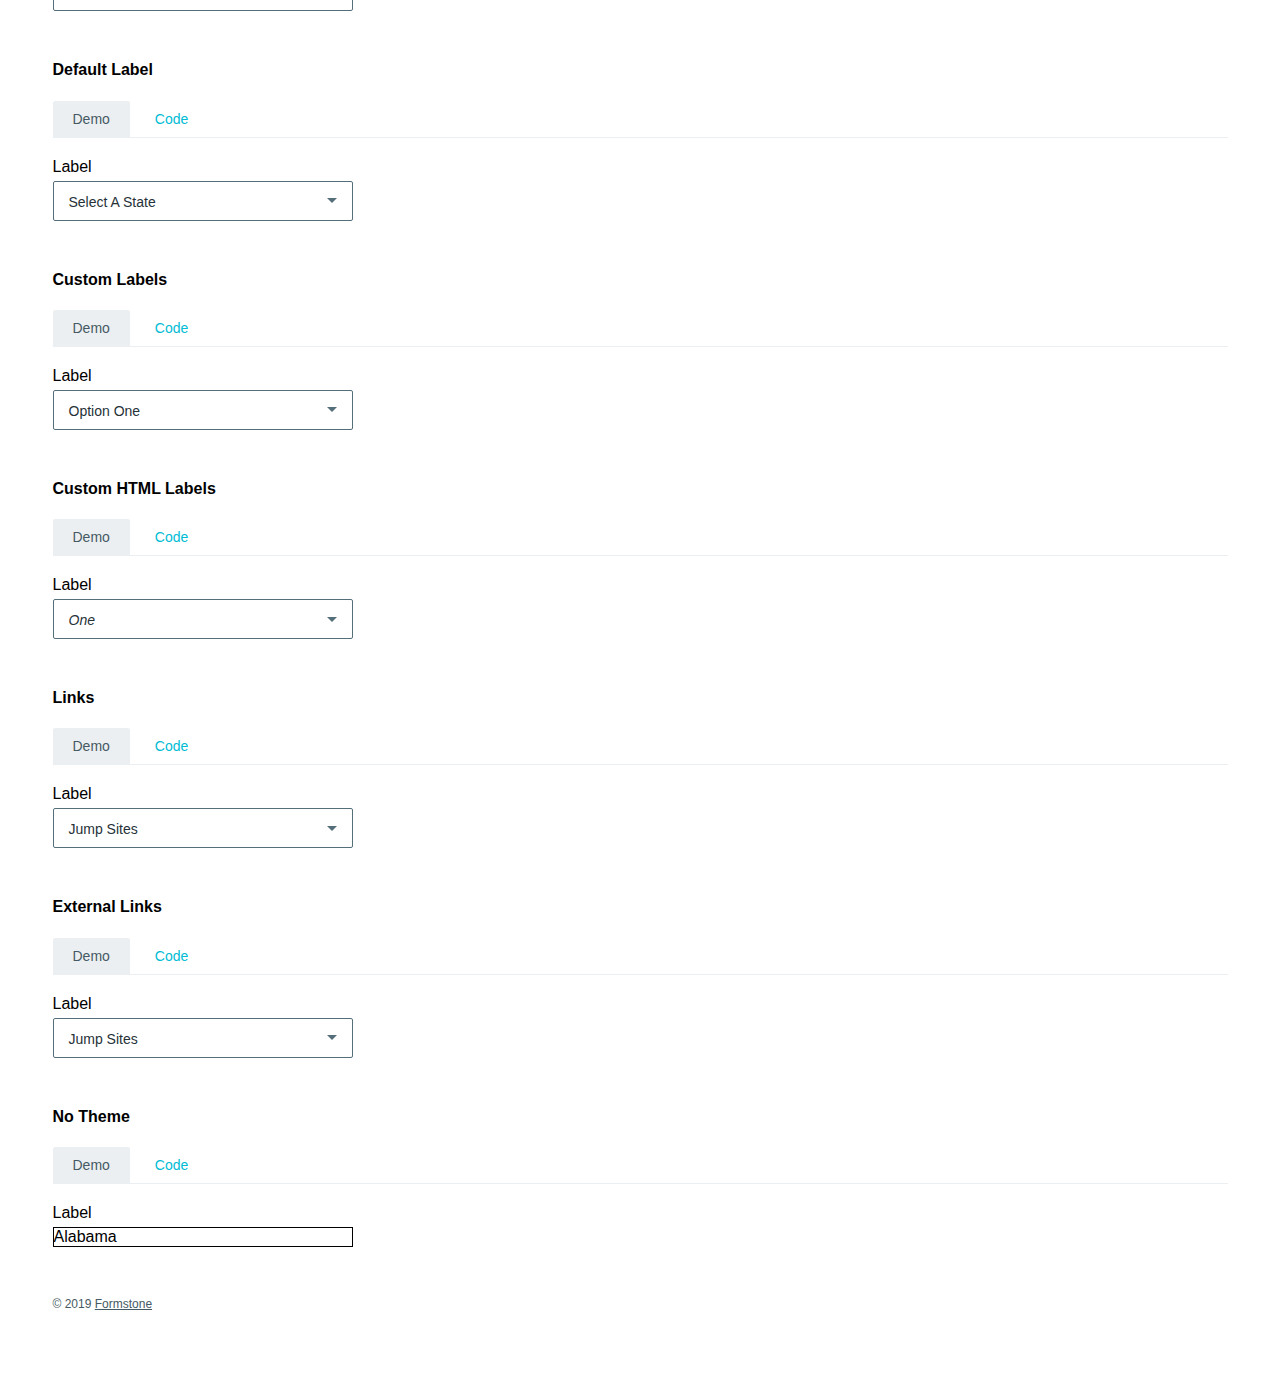
<file: Formstone-master/demo/components/dropdown.html>
<!DOCTYPE html>
<html lang="en" class="no-js">

<head>
    <meta charset="utf-8">
    <meta name="viewport" content="width=device-width, initial-scale=1">
    <meta name="apple-mobile-web-app-capable" content="yes">
    <meta name="mobile-web-app-capable" content="yes">
    <!-- Page Attributes -->
    <title>Dropdown &middot; Formstone</title>
    <!-- Modernizer -->
    <script src="../js/modernizr.js?v=1.4.16-1"></script>
    <!-- Compiled CSS -->
    <link rel="stylesheet" href="../css/site.css?v=1.4.16-1">
    <!-- Compiled JS -->
    <script src="../js/site.js?v=1.4.16-1"></script>
    <!-- <script src="https://code.jquery.com/jquery-migrate-3.0.0.js"></script> -->
</head>

<body class="fs-grid demo_page">
    <!-- JSHEADER -->
    <div class="demo_content">
        <header class="header">
            <div class="fs-row">
                <div class="fs-cell"> <a href="https://formstone.it/" class="header_logo icon-logo">Formstone</a> </div>
            </div>
        </header>
        <div class="fs-row">
            <div class="fs-cell">
                <h1 id="dropdown-demo">Dropdown Demo</h1>
                <p class="back_link"><a href="https://formstone.it/components/dropdown">View Documentation</a></p>
                <!-- START: DEMO -->
                <h4>Basic</h4>

                <div class="demo_container">
                    <div class="demo_example">
                        <form action="#" method="GET" class="form demo_form">
                            <fieldset class="form_fieldset">
                                <label for="demo_basic" class="form_label">Label</label>
                                <select name="demo_basic" id="demo_basic" class="js-dropdown">
          <!-- <option data-label="Option One">One</option>
          <option data-label="Option Two">Two</option> -->
          <option value="1">One</option>
          <option value="2">Two</option>
        </select>
                            </fieldset>
                        </form>
                    </div>
                    <div class="demo_code">
                        <pre><code class="language-html">&lt;select name=&quot;dropdown&quot; class=&quot;dropdown&quot;&gt;
&Tab;&lt;option value=&quot;1&quot;&gt;One&lt;/option&gt;
&Tab;&lt;option value=&quot;2&quot;&gt;Two&lt;/option&gt;
&lt;/select&gt;</code></pre>
                        <pre><code class="language-javascript">$(".dropdown").dropdown();</code></pre>
                    </div>
                </div>

                <style>
                    .custom_select {
                        max-width: 500px;
                    }

                    .custom_select .fs-dropdown-selected {
                        border-width: 2px;
                    }

                    .custom_select .fs-dropdown-options {
                        border-width: 0 2px 2px;
                        padding: 1%;
                    }

                    .custom_select .fs-dropdown-item {
                        border-radius: 3px !important;
                        border: none;
                        margin: 0 0 1%;
                    }

                    .custom_select .fs-dropdown-item:last-child {
                        margin: 0;
                    }
                </style>

                <h4>Disabled</h4>
                <div class="demo_container">
                    <div class="demo_example">
                        <form action="#" method="GET" class="form demo_form">
                            <fieldset class="form_fieldset">
                                <label for="demo_disabled" class="form_label">Label</label>
                                <select name="demo_disabled" id="demo_disabled" class="js-dropdown" disabled>
          <!-- <option data-label="Option One">One</option>
          <option data-label="Option Two">Two</option> -->
          <option value="1">One</option>
          <option value="2">Two</option>
        </select>
                            </fieldset>
                        </form>
                    </div>
                    <div class="demo_code">
                        <pre><code class="language-html">&lt;select name=&quot;dropdown&quot; class=&quot;dropdown&quot; disabled&gt;
&Tab;&lt;option value=&quot;1&quot;&gt;One&lt;/option&gt;
&Tab;&lt;option value=&quot;2&quot;&gt;Two&lt;/option&gt;
&lt;/select&gt;</code></pre>
                        <pre><code class="language-javascript">$(".dropdown").dropdown();</code></pre>
                    </div>
                </div>

                <h4>Option Groups</h4>
                <div class="demo_container">
                    <div class="demo_example">
                        <form action="#" method="GET" class="form demo_form">
                            <fieldset class="form_fieldset">
                                <label for="demo_groups" class="form_label">Label</label>
                                <select name="demo_groups" id="demo_groups" class="js-dropdown">
          <optgroup label="Group One">
            <option value="1">One</option>
            <option value="2">Two</option>
            <option value="3">Three</option>
          </optgroup>
          <optgroup label="Group One">
            <option value="4">Four</option>
            <option value="5">Five</option>
            <option value="6">Six</option>
            <option value="7">Seven</option>
          </optgroup>
          <optgroup label="Group Three">
            <option value="8">Eight</option>
            <option value="9">Nine</option>
            <option value="10">Ten</option>
          </optgroup>
        </select>
                            </fieldset>
                        </form>
                    </div>
                    <div class="demo_code">
                        <pre><code class="language-html">&lt;select name=&quot;dropdown&quot; class=&quot;dropdown&quot;&gt;
&Tab;&lt;optgroup label=&quot;Group One&quot;&gt;
&Tab;&Tab;&lt;option value=&quot;1&quot;&gt;One&lt;/option&gt;
&Tab;&Tab;&lt;option value=&quot;2&quot;&gt;Two&lt;/option&gt;
&Tab;&lt;/optgroup&gt;
&Tab;&lt;optgroup label=&quot;Group Two&quot;&gt;
&Tab;&Tab;&lt;option value=&quot;3&quot;&gt;Three&lt;/option&gt;
&Tab;&Tab;&lt;option value=&quot;4&quot;&gt;Fout&lt;/option&gt;
&Tab;&lt;/optgroup&gt;
&lt;/select&gt;</code></pre>
                        <pre><code class="language-javascript">$(".dropdown").dropdown();</code></pre>
                    </div>
                </div>

                <h4>Multiple</h4>
                <div class="demo_container">
                    <div class="demo_example">
                        <form action="#" method="GET" class="form demo_form">
                            <fieldset class="form_fieldset">
                                <label for="demo_multiple" class="form_label">Label</label>
                                <select name="demo_multiple" id="demo_multiple" class="js-dropdown" multiple>
          <option value="1">One</option>
          <option value="2">Two</option>
          <option value="3" disabled>Three</option>
          <option value="4">Four</option>
          <option value="5">Five</option>
          <option value="6">Six</option>
          <option value="7">Seven</option>
          <option value="8">Eight</option>
          <option value="9">Nine</option>
          <option value="10">Ten</option>
        </select>
                            </fieldset>
                        </form>
                    </div>
                    <div class="demo_code">
                        <pre><code class="language-html">&lt;select name=&quot;dropdown&quot; class=&quot;dropdown&quot; multiple&gt;
&Tab;&lt;option value=&quot;1&quot;&gt;One&lt;/option&gt;
&Tab;&lt;option value=&quot;2&quot;&gt;Two&lt;/option&gt;
&lt;/select&gt;</code></pre>
                        <pre><code class="language-javascript">$(".dropdown").dropdown();</code></pre>
                    </div>
                </div>

                <h4>Cover</h4>
                <div class="demo_container">
                    <div class="demo_example">
                        <form action="#" method="GET" class="form demo_form">
                            <fieldset class="form_fieldset">
                                <label for="demo_cover" class="form_label">Label</label>
                                <select name="demo_cover" id="demo_cover" class="js-dropdown" data-dropdown-options='{"cover":true}'>
          <option value="1">One</option>
          <option value="2">Two</option>
          <option value="3">Three</option>
          <option value="4">Four</option>
          <option value="5">Five</option>
        </select>
                            </fieldset>
                        </form>
                    </div>
                    <div class="demo_code">
                        <pre><code class="language-html">&lt;select name=&quot;dropdown&quot; class=&quot;dropdown&quot;&gt;
&Tab;&lt;option value=&quot;1&quot;&gt;One&lt;/option&gt;
&Tab;&lt;option value=&quot;2&quot;&gt;Two&lt;/option&gt;
&lt;/select&gt;</code></pre>
                        <pre><code class="language-javascript">$(".dropdown").dropdown({
  cover: true
});</code></pre>
                    </div>
                </div>

                <h4>Native</h4>
                <div class="demo_container">
                    <div class="demo_example">
                        <form action="#" method="GET" class="form demo_form">
                            <fieldset class="form_fieldset">
                                <label for="demo_native" class="form_label">Label</label>
                                <select name="demo_native" id="demo_native" class="js-dropdown" data-dropdown-options='{"native":true}'>
          <option value="1">One</option>
          <option value="2">Two</option>
          <option value="3">Three</option>
          <option value="4">Four</option>
          <option value="5">Five</option>
        </select>
                            </fieldset>
                        </form>
                    </div>
                    <div class="demo_code">
                        <pre><code class="language-html">&lt;select name=&quot;dropdown&quot; class=&quot;dropdown&quot;&gt;
&Tab;&lt;option value=&quot;1&quot;&gt;One&lt;/option&gt;
&Tab;&lt;option value=&quot;2&quot;&gt;Two&lt;/option&gt;
&lt;/select&gt;</code></pre>
                        <pre><code class="language-javascript">$(".dropdown").dropdown({
  native: true
});</code></pre>
                    </div>
                </div>

                <h4>Default Label</h4>

                <!-- START: FIRSTDEMO -->

                <style>
                    .fs-dropdown {
                        max-width: 300px;
                    }
                </style>

                <div class="demo_container">
                    <div class="demo_example">
                        <form action="#" method="GET" class="form demo_form">
                            <fieldset class="form_fieldset">
                                <label for="demo_label" class="form_label">Label</label>
                                <select name="demo_label" id="demo_label" class="js-dropdown" data-dropdown-options='{"label":"Select A State"}'>
          <option value="AL">Alabama</option>
          <option value="AK">Alaska</option>
          <option value="AZ">Arizona</option>
          <option value="AR">Arkansas</option>
          <option value="CA">California</option>
          <option value="CO">Colorado</option>
          <option value="CT">Connecticut</option>
          <option value="DE">Delaware</option>
          <option value="DC">District Of Columbia</option>
          <option value="FL">Florida</option>
          <option value="GA">Georgia</option>
          <option value="HI">Hawaii</option>
          <option value="ID">Idaho</option>
          <option value="IL">Illinois</option>
          <option value="IN">Indiana</option>
          <option value="IA">Iowa</option>
          <option value="KS">Kansas</option>
          <option value="KY">Kentucky</option>
          <option value="LA">Louisiana</option>
          <option value="ME">Maine</option>
          <option value="MD">Maryland</option>
          <option value="MA">Massachusetts</option>
          <option value="MI">Michigan</option>
          <option value="MN">Minnesota</option>
          <option value="MS">Mississippi</option>
          <option value="MO">Missouri</option>
          <option value="MT">Montana</option>
          <option value="NE">Nebraska</option>
          <option value="NV">Nevada</option>
          <option value="NH">New Hampshire</option>
          <option value="NJ">New Jersey</option>
          <option value="NM">New Mexico</option>
          <option value="NY">New York</option>
          <option value="NC">North Carolina</option>
          <option value="ND">North Dakota</option>
          <option value="OH">Ohio</option>
          <option value="OK">Oklahoma</option>
          <option value="OR">Oregon</option>
          <option value="PA">Pennsylvania</option>
          <option value="RI">Rhode Island</option>
          <option value="SC">South Carolina</option>
          <option value="SD">South Dakota</option>
          <option value="TN">Tennessee</option>
          <option value="TX">  Texas</option>
          <option value="UT">Utah</option>
          <option value="VT">Vermont</option>
          <option value="VA">Virginia</option>
          <option value="WA">Washington</option>
          <option value="WV">West Virginia</option>
          <option value="WI">Wisconsin</option>
          <option value="WY">Wyoming</option>
        </select>
                            </fieldset>
                        </form>
                    </div>
                    <div class="demo_code">
                        <pre><code class="language-html">&lt;select name=&quot;dropdown&quot; class=&quot;dropdown&quot;&gt;
&Tab;&lt;option value=&quot;1&quot;&gt;One&lt;/option&gt;
&Tab;&lt;option value=&quot;2&quot;&gt;Two&lt;/option&gt;
&lt;/select&gt;</code></pre>
                        <pre><code class="language-javascript">$(".dropdown").dropdown({
  label: "Select an Item"
});</code></pre>
                    </div>
                </div>

                <!-- END: FIRSTDEMO -->

                <h4>Custom Labels</h4>
                <div class="demo_container">
                    <div class="demo_example">
                        <form action="#" method="GET" class="form demo_form">
                            <fieldset class="form_fieldset">
                                <label for="demo_custom_1" class="form_label">Label</label>
                                <select name="demo_custom_1" id="demo_custom_1" class="js-dropdown" data-dropdown-options='{"customClass":"custom"}'>
          <option value="1" data-label="Option One">One</option>
          <option value="2" data-label="Option Two">Two</option>
          <option value="3" data-label="Option Three">Three</option>
          <option value="4" data-label="Option Four">Four</option>
          <option value="5" data-label="Option Five">Five</option>
        </select>
                            </fieldset>
                        </form>
                    </div>
                    <div class="demo_code">
                        <pre><code class="language-html">&lt;select name=&quot;dropdown&quot; class=&quot;dropdown&quot;&gt;
&Tab;&lt;option value=&quot;1&quot; data-label=&quot;Option One&quot;&gt;One&lt;/option&gt;
&Tab;&lt;option value=&quot;2&quot; data-label=&quot;Option Two&quot;&gt;Two&lt;/option&gt;
&lt;/select&gt;</code></pre>
                        <pre><code class="language-javascript">$(".dropdown").dropdown();</code></pre>
                    </div>
                </div>

                <h4>Custom HTML Labels</h4>
                <div class="demo_container">
                    <div class="demo_example">
                        <form action="#" method="GET" class="form demo_form">
                            <fieldset class="form_fieldset">
                                <label for="demo_custom_2" class="form_label">Label</label>
                                <select name="demo_custom_2" id="demo_custom_2" class="js-dropdown" data-dropdown-options='{"customClass":"custom"}'>
          <option value="1" data-label="&lt;em&gt;One  &lt;/em&gt;">One</option>
          <option value="2" data-label="&lt;em&gt;Two  &lt;/em&gt;">Two</option>
          <option value="3" data-label="&lt;em&gt;Three&lt;/em&gt;">Three</option>
          <option value="4" data-label="&lt;em&gt;Four &lt;/em&gt;">Four</option>
          <option value="5" data-label="&lt;em&gt;Five &lt;/em&gt;">Five</option>
        </select>
                            </fieldset>
                        </form>
                    </div>
                    <div class="demo_code">
                        <pre><code class="language-html">&lt;select name=&quot;dropdown&quot; class=&quot;dropdown&quot;&gt;
&Tab;&lt;option value=&quot;1&quot; data-label=&quot; &amp;lt;em&amp;gt;Option One  &amp;lt;/em&amp;gt; &quot;&gt;One&lt;/option&gt;
&Tab;&lt;option value=&quot;2&quot; data-label=&quot; &amp;lt;em&amp;gt;Option Two  &amp;lt;/em&amp;gt; &quot;&gt;Two&lt;/option&gt;
&lt;/select&gt;</code></pre>
                        <pre><code class="language-javascript">$(".dropdown").dropdown();</code></pre>
                    </div>
                </div>

                <h4>Links</h4>
                <div class="demo_container">
                    <div class="demo_example">
                        <form action="#" method="GET" class="form demo_form">
                            <fieldset class="form_fieldset">
                                <label for="demo_links" class="form_label">Label</label>
                                <select name="demo_links" id="demo_links" class="js-dropdown" data-dropdown-options='{"label":"Jump Sites","links":true}'>
          <option value="http://google.com">Google Search</option>
          <option value="http://boingboing.com">Boing  Boing</option>
          <option value="http://cnn.com">CNN News</option>
        </select>
                            </fieldset>
                        </form>
                    </div>
                    <div class="demo_code">
                        <pre><code class="language-html">&lt;select name=&quot;dropdown&quot; class=&quot;dropdown&quot;&gt;
&Tab;&lt;option value=&quot;http://example.com&quot;&gt;Link One&lt;/option&gt;
&Tab;&lt;option value=&quot;http://example.com&quot;&gt;Link Two&lt;/option&gt;
&lt;/select&gt;</code></pre>
                        <pre><code class="language-javascript">$(".dropdown").dropdown({
  links: true
});</code></pre>
                    </div>
                </div>

                <h4>External Links</h4>
                <div class="demo_container">
                    <div class="demo_example">
                        <form action="#" method="GET" class="form demo_form">
                            <fieldset class="form_fieldset">
                                <label for="demo_external" class="form_label">Label</label>
                                <select name="demo_external" id="demo_external" class="js-dropdown" data-dropdown-options='{"label":"Jump Sites","external":true}'>
          <option value="http://google.com">Google Search</option>
          <option value="http://boingboing.com">Boing  Boing</option>
          <option value="http://cnn.com">CNN News</option>
        </select>
                            </fieldset>
                        </form>
                    </div>
                    <div class="demo_code">
                        <pre><code class="language-html">&lt;select name=&quot;dropdown&quot; class=&quot;dropdown&quot;&gt;
  &Tab;&lt;option value=&quot;http://example.com&quot;&gt;Link One&lt;/option&gt;
  &Tab;&lt;option value=&quot;http://example.com&quot;&gt;Link Two&lt;/option&gt;
&lt;/select&gt;</code></pre>
                        <pre><code class="language-javascript">$(".dropdown").dropdown({
  external: true
});</code></pre>
                    </div>
                </div>

                <h4>No Theme</h4>
                <div class="demo_container">
                    <div class="demo_example">
                        <form action="#" method="GET" class="form demo_form">
                            <fieldset class="form_fieldset">
                                <label for="demo_basic_2" class="form_label">Label</label>
                                <select name="demo_basic_2" id="demo_basic_2" class="js-dropdown" data-dropdown-options='{"theme":""}'>
          <option value="AL">Alabama</option>
          <option value="AK">Alaska</option>
          <option value="AZ">Arizona</option>
          <option value="AR">Arkansas</option>
          <option value="CA">California</option>
          <option value="CO">Colorado</option>
          <option value="CT">Connecticut</option>
          <option value="DE">Delaware</option>
          <option value="DC">District Of Columbia</option>
          <option value="FL">Florida</option>
          <option value="GA">Georgia</option>
          <option value="HI">Hawaii</option>
          <option value="ID">Idaho</option>
          <option value="IL">Illinois</option>
          <option value="IN">Indiana</option>
          <option value="IA">Iowa</option>
          <option value="KS">Kansas</option>
          <option value="KY">Kentucky</option>
          <option value="LA">Louisiana</option>
          <option value="ME">Maine</option>
          <option value="MD">Maryland</option>
          <option value="MA">Massachusetts</option>
          <option value="MI">Michigan</option>
          <option value="MN">Minnesota</option>
          <option value="MS">Mississippi</option>
          <option value="MO">Missouri</option>
          <option value="MT">Montana</option>
          <option value="NE">Nebraska</option>
          <option value="NV">Nevada</option>
          <option value="NH">New Hampshire</option>
          <option value="NJ">New Jersey</option>
          <option value="NM">New Mexico</option>
          <option value="NY">New York</option>
          <option value="NC">North Carolina</option>
          <option value="ND">North Dakota</option>
          <option value="OH">Ohio</option>
          <option value="OK">Oklahoma</option>
          <option value="OR">Oregon</option>
          <option value="PA">Pennsylvania</option>
          <option value="RI">Rhode Island</option>
          <option value="SC">South Carolina</option>
          <option value="SD">South Dakota</option>
          <option value="TN">Tennessee</option>
          <option value="TX">  Texas</option>
          <option value="UT">Utah</option>
          <option value="VT">Vermont</option>
          <option value="VA">Virginia</option>
          <option value="WA">Washington</option>
          <option value="WV">West Virginia</option>
          <option value="WI">Wisconsin</option>
          <option value="WY">Wyoming</option>
        </select>
                            </fieldset>
                        </form>
                    </div>
                    <div class="demo_code">
                        <pre><code class="language-html">&lt;select name=&quot;dropdown&quot; class=&quot;dropdown&quot;&gt;
&Tab;&lt;option value=&quot;1&quot;&gt;One&lt;/option&gt;
&Tab;&lt;option value=&quot;2&quot;&gt;Two&lt;/option&gt;
&lt;/select&gt;</code></pre>
                        <pre><code class="language-javascript">$(".dropdown").dropdown({
  theme: ""
});</code></pre>
                    </div>
                </div>


                <!--
    <div class="fs-cell fs-sm-full fs-md-half fs-lg-half">
      <h4>Detached Options</h4>
      <fieldset class="form_fieldset">
        <label for="demo_detached" class="form_label">Label</label>
        <select name="demo_detached" id="demo_detached" class="js-dropdown" data-dropdown-options='{"detached":true}'>
          <option value="1">One</option>
          <option value="2">Two</option>
          <option value="3">Three</option>
          <option value="4">Four</option>
          <option value="5">Five</option>
        </select>
      </fieldset>
    </div>
-->
                <!-- END: DEMO -->
                <div class="footer">
                    <div class="copyright">
                        <div>&copy; 2019 <a href="https://formstone.it/">Formstone</a></div>
                    </div>
                    <div class="footer_links">
                        <!-- JSFOOTER -->
                    </div>
                </div>
            </div>
        </div>
    </div>
</body>

</html>
</file>
<file: asset/css/upload.css>
/*! formstone v1.4.16-1 [upload.css] 2019-08-06 | GPL-3.0 License | formstone.it */
.fs-upload{position:relative;overflow:hidden}.fs-upload,.fs-upload *,.fs-upload :after,.fs-upload :before,.fs-upload:after,.fs-upload:before{-webkit-box-sizing:border-box;box-sizing:border-box;-webkit-transition:none;transition:none;-webkit-user-select:none!important;-moz-user-select:none!important;-ms-user-select:none!important;user-select:none!important}.fs-upload-input{position:absolute;top:0;right:0;bottom:0;left:0;z-index:-1px;opacity:0;pointer-events:none}.fs-upload-target{cursor:pointer}.fs-upload-disabled .fs-upload-target,.no-touch .fs-upload-disabled:hover .fs-upload-target{cursor:default;cursor:not-allowed}
</file>
<file: asset/css/style.css>
body{
    background-color:#f7f7f7
}
.sideBox{
    border-radius: 10px;
    background-color:#fff;
    margin-bottom:20px;
}
ul{
    list-style: none;
}
.bodyContent{
    padding:50px;
    margin-top:70px;
    margin-bottom:100px;
}
a:hover{
text-decoration: none;
color:black;
}
.sideBox ul{
    padding:10px;
}
.sideBox ul li{
    padding:10px;
    list-style: none;
    border-bottom:1px solid #f1f1f1
}
.sideBox ul li:last-child{
    border-bottom: 0;
}
.sideBox ul li a{
    color:black;
}
.box-Title{
    width:100%;
background-color: #1398d7;
padding:20px;
color:white;
font-size:14px;
border-top-left-radius: 10px;
border-top-right-radius: 10px;
}

  

.title{
    text-transform: capitalize;
    color:black;
    font-size:16px;
}
.newsBox{
    width:100%;
    background-color:white;
    border-radius:10px;
    padding:20px;
    margin-top:20px;
}
.newsBox.newsBoxwithImg{
    padding:0;
    padding:20px 0;
}
.newsBox.newsBoxwithImg .newsHeader{
    padding:0 20px;
}
.newsBox.newsBoxwithImg .newsDetails{
padding:0 20px;
}
.newsBox.newsBoxwithImg  .NewsImg{
    margin:10px 0;
}
.NewsTime i{
color:#1398d7;
}
.newsTitle{
    font-size:18px;
    font-weight: bold;
}
.newsTitle a{
    color:black;
}
.NewsTime ,.newsDate{
    font-size:17px;
}
.newsDetails{
    font-size:14px;
    color:#b8b8b8;
    margin-top:10px;
}
.FNews{
    margin:10px;
    border-bottom: 1px solid #eee;
    padding-bottom:10px;
}
img{
    width:100%;
}
.FeatureNews{
    background-color:white;
    border-radius: 10px;
}
.FNews .newsTitle{
font-size: 15px;
font-weight: 500;
}
.profileImg{
    width:24px;
    height: 24px;
    border-radius: 50%;;
}
.profileImg img{
    border-radius: 50%;
}
header{
    background-color:white;
}
.navbar{
    width:100%;
}
.profileNotification{
    width:50%;
}
.Notification,.profile,.profile .profileImg,.profile h4{
    display: inline-block;
}
.profile h4{
font-size: 14px;
}
.Notification{
    margin-right:10px;
}
.nav-link{
    font-size:16px;
}
.nav-link i{
    font-size:15px;
    margin-right:5px;
}
.addNew{
    margin:80px 0;
    background-color:white;
    padding:30px 100px;
    border-radius: 10px;
}
.addNew.about{
    padding:30px;
}
.newTitle {
    font-size:32px;
    margin-bottom:30px;
}
.form-group{
    width:47%;
    display: inline-block;
    margin-bottom:25px;
  
}.margin-Right{
    
    margin-right:20px;
}
.form-control{
    border-radius: 21px;
    background-color:#f5f6f8;
    height:45px;
}
.form-control:focus{

    background-color: white;
    border:0;
  box-shadow: 0px 10px 25px 0px rgba(58, 64, 91, 0.15);
}

  
.form-group label{
    font-size:14px;;
    color:#c5c9d5;
    margin:0;
    text-transform: capitalize;
    margin:5px 20px;
}
.form-group.full{
    width:100%;
}
textarea{
    resize: none;
  
}
.submitBtn{
    width:100%;
    background-color: #00acee;
    border-radius: 25px;
    color:white !important;
}
.captcha{
    width:80%;
    margin:20px auto;

}
.upload{
border:1px dashed black;
text-align: center;
padding:10px;
border-radius: 25px;
}
footer{
    background-color:white;
    padding:20px 0;
}
.footerList li{
    display: inline-block;
}
.footerList li a{
    color:black;  
    font-size:14px;
}
.fs-upload-target{
    font-size:14px;
}
.footerList li{
    padding:0  12px;
    border-right:1px solid black;
    margin:5px;
}
.footerList li:last-child{
    border-right:0;
}
.copyRight{
    color:#9d9d9d;
    font-size:14px;
}
.parTitle{
    font-size:20px;
    color:black;
}
.parag{
    font-size:14px;
    color:#a3a3a3;
    margin-bottom:30px
}
.relatedNews{
font-size:22px;
color:black;
margin-bottom:20px;
}
.singleNews{
    margin-bottom:50px;
    margin-top:0;
}
</file>
